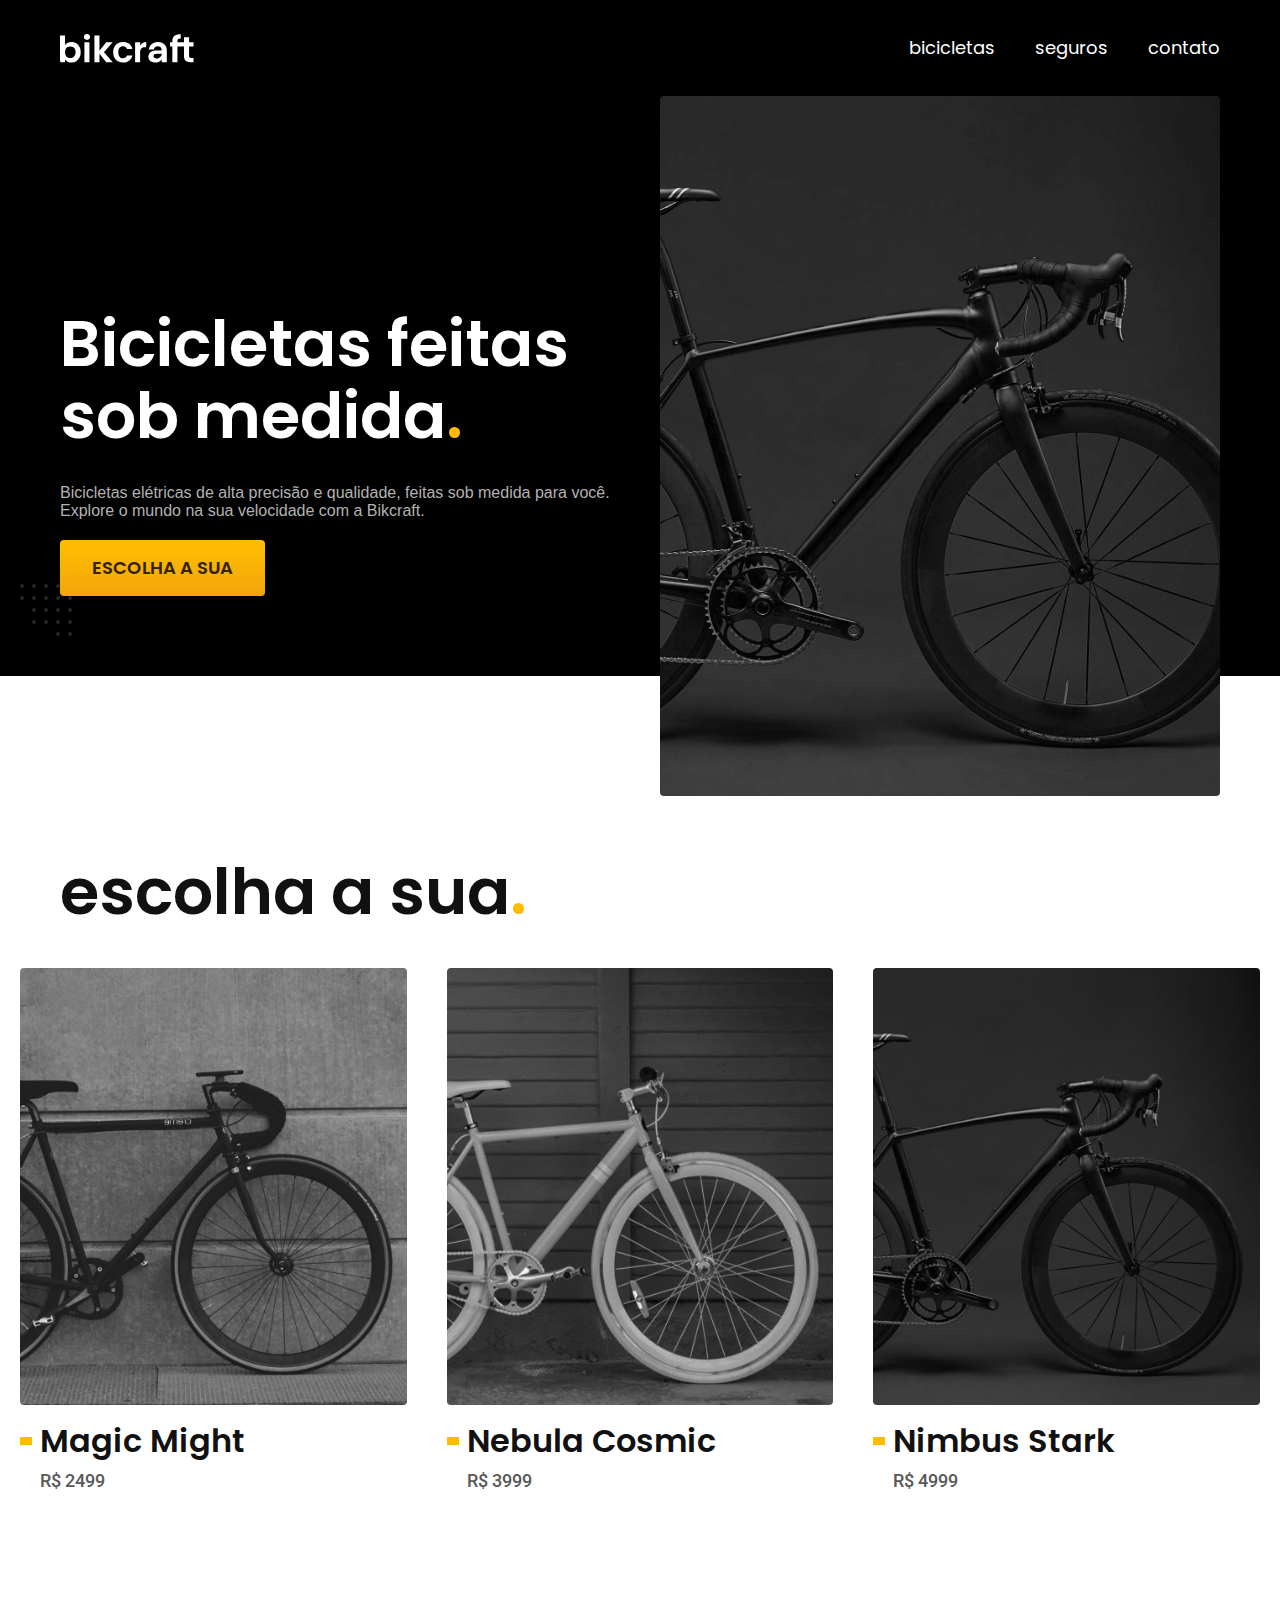
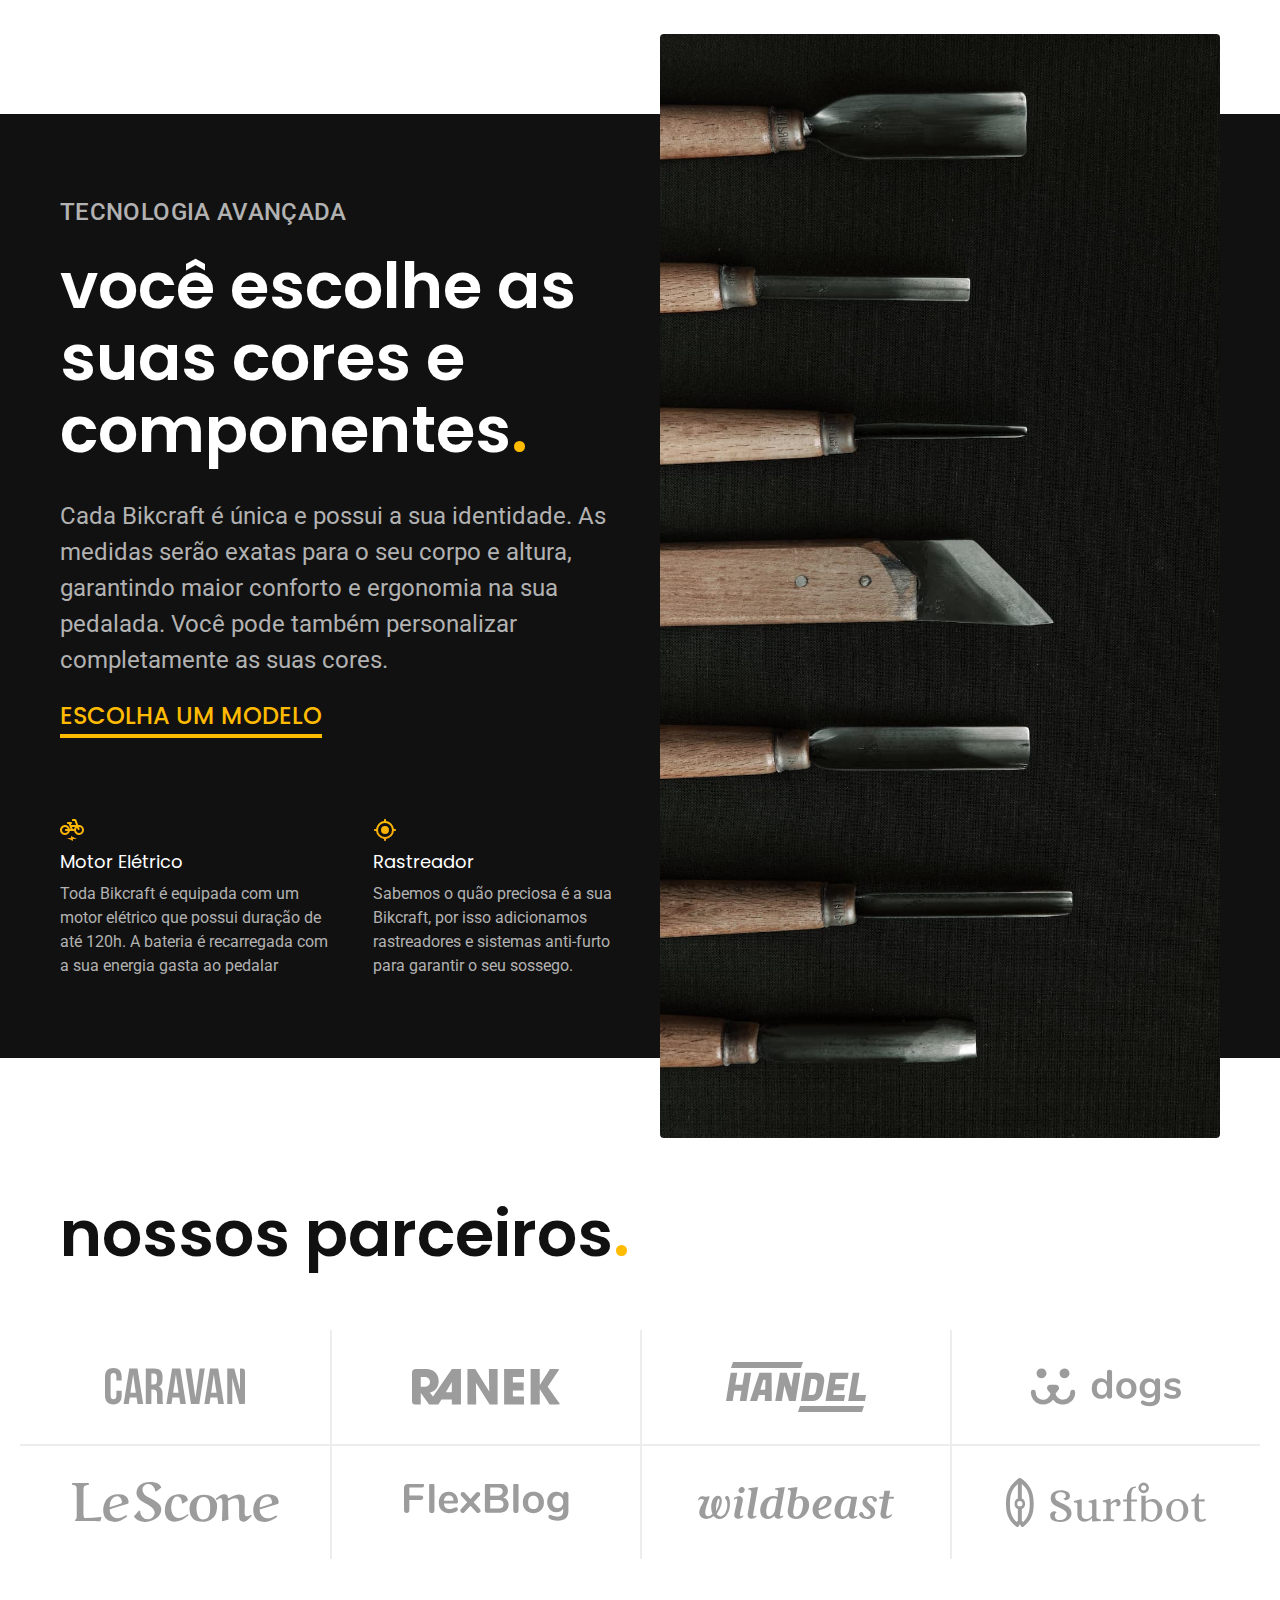
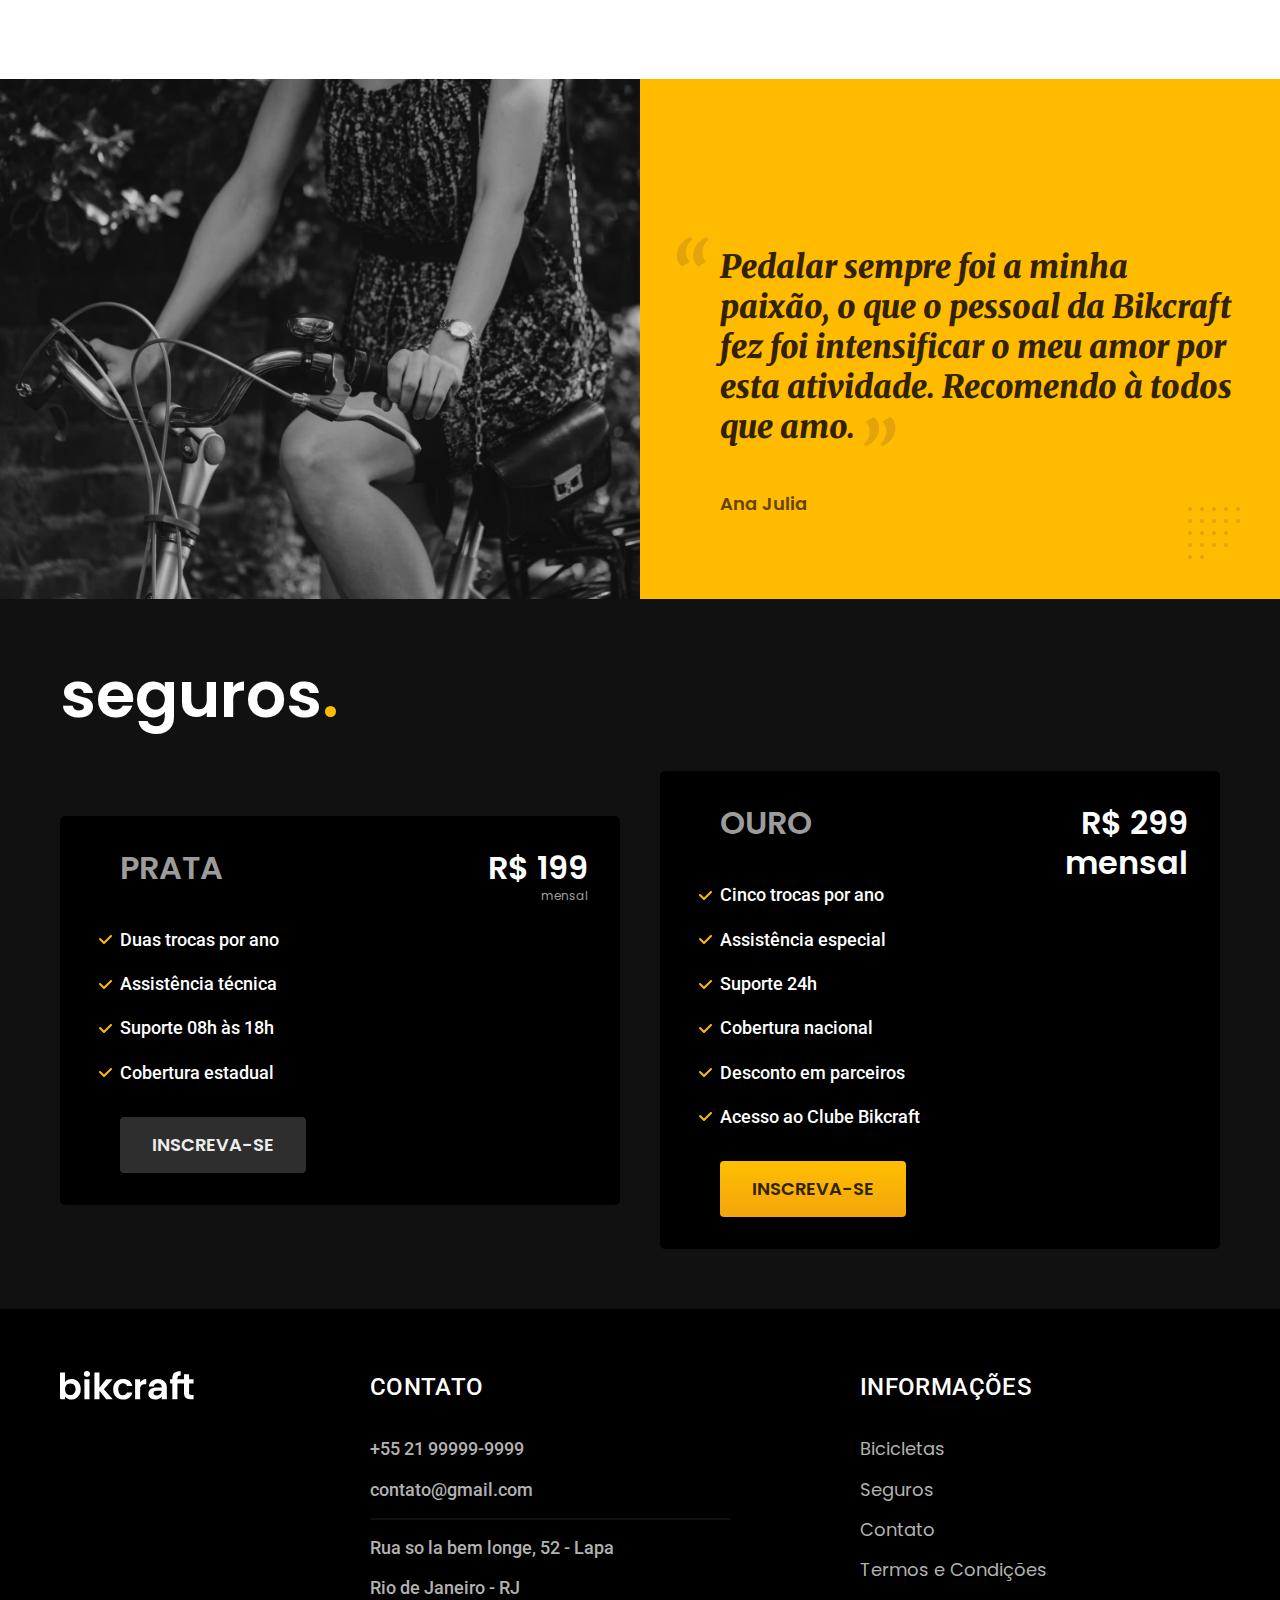
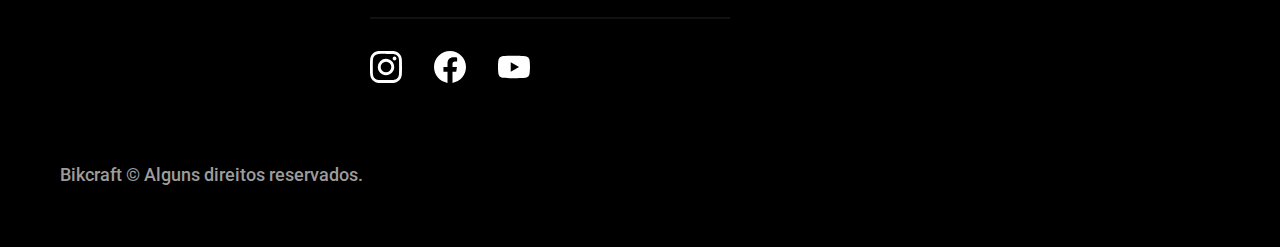
<file: index.html>
<!DOCTYPE html>
<html lang="pt-br">

<head>

  <meta charset="UTF-8">
  <meta name="viewport" content="width=device-width, initial-scale=1.0">

  <title>Bikcraft - Bicicletas Elétricas</title>
  <meta name="description" content="Bicicletas elétricas de alta precisão e qualidade, feitas sob medida para o cliente. Explore o mundo na sua velocidade com a Bikcraft.">

  <link rel="icon" href="./favicon.svg" type="image/svg+xml">
  <link rel="preload" href="./css/style.min.css" as="style">
  <link rel="stylesheet" href="./css/style.min.css">

  <script>document.documentElement.classList.add('js');</script>

  <link rel="preconnect" href="https://fonts.googleapis.com">
  <link rel="preconnect" href="https://fonts.gstatic.com" crossorigin>
  <link href="https://fonts.googleapis.com/css2?family=Merriweather:ital,wght@1,900&family=Poppins:wght@400;600&family=Roboto:wght@400;500&display=swap" rel="stylesheet">
</head>

<body>
  <header class="header-bg">
    <div class="header container">
      <a href="./">
        <img src="./img/bikcraft.svg" width="136" height="32" alt="Bikcraft">
      </a>
      <nav aria-label="primaria">
        <ul class="header-menu font-1-m cor-0">
          <li><a href="./bicicletas.html">bicicletas</a></li>
          <li><a href="./seguros.html">seguros</a></li>
          <li><a href="./contato.html">contato</a></li>
        </ul>
      </nav>
    </div>
  </header>
  <main class="introducao-bg">
    <div class="introducao container">
      <div class="introducao-conteudo">
        <h1 class="font-1-xxl cor-0 fadeInDown" data-anime="200">Bicicletas feitas sob medida<span class="cor-p1 fadeInDown">.</span></h1>
        <p data-anime="400" class="texto-2-l cor-5 fadeInDown">Bicicletas elétricas de alta precisão e qualidade, feitas sob medida para você. Explore o mundo na sua velocidade com a Bikcraft.</p>
        <a class="botao fadeInDown" data-anime="600" href="./bicicletas.html">Escolha a sua</a>
      </div>
      <picture data-anime="800" class="fadeInDown">
        <source media="(max-width: 800px)" srcset="./img/bicicletas/nimbus.jpg">
        <img src="./img/fotos/introducao.jpg" width="1280" height="1600" alt="Bicicleta elétrica preta">
      </picture>
    </div>
  </main>

  <article class="bicicletas-lista">
    <h2 class="container font-1-xxl">escolha a sua<span class="cor-p1">.</span></h2>
    <ul>
      <li>
        <a href="./bicicletas/magic.html"><img src="./img/bicicletas/magic-home.jpg" width="920" height="1040" alt="bicicleta preta">
          <h3 class="font-1-xl">Magic Might</h3><span class="font-2-m cor-8">R$ 2499</span>
        </a>
      </li>
      <li>
        <a href="./bicicletas/nebula.html"><img src="./img/bicicletas/nebula-home.jpg" width="920" height="1040" alt="bicicleta preta">
          <h3 class="font-1-xl">Nebula Cosmic</h3><span class="font-2-m cor-8">R$ 3999</span>
        </a>
      </li>
      <li>
        <a href="./bicicletas/nimbus.html"><img src="./img/bicicletas/nimbus-home.jpg" width="920" height="1040" alt="bicicleta preta">
          <h3 class="font-1-xl">Nimbus Stark</h3><span class="font-2-m cor-8">R$ 4999</span>
        </a>
      </li>
    </ul>
  </article>
  <article class="tecnologia-bg">
    <div class="tecnologia container">
      <div class="tecnologia-conteudo">
        <span class="font-2-l-b cor-5">Tecnologia Avançada</span>
        <h2 class="font-1-xxl cor-0">você escolhe as suas cores e componentes<span class="cor-p1">.</span></h2>
        <p class="font-2-l cor-5">Cada Bikcraft é única e possui a sua identidade. As medidas serão exatas para o seu corpo e altura, garantindo maior conforto e ergonomia na sua pedalada. Você pode também personalizar completamente as suas cores.
        </p>
        <a class="link" href="./bicicletas.html">Escolha um modelo</a>
        <div class="tecnologia-vantagem">
          <div>
            <img src="./img/icones/eletrica.svg" width="24" height="24" alt="">
            <h3 class="font-1-m cor-0">Motor Elétrico</h3>
            <p class="font-2-s cor-5">Toda Bikcraft é equipada com um motor elétrico que possui duração de até 120h. A bateria é recarregada com a sua energia gasta ao pedalar</p>
          </div>
          <div>
            <img src="./img/icones/rastreador.svg" width="24" height="24" alt="">
            <h3 class="font-1-m cor-0">Rastreador</h3>
            <p class="font-2-s cor-5">Sabemos o quão preciosa é a sua Bikcraft, por isso adicionamos rastreadores e sistemas anti-furto para garantir o seu sossego.</p>
          </div>
        </div>
      </div>
      <div class="tecnologia-imagem">
        <img src="./img/fotos/tecnologia.jpg" width="1200" height="1920" alt="">
      </div>
    </div>
  </article>

  <section class="parceiros" aria-label="Nossos Parceiros">
    <h2 class="container font-1-xxl">nossos parceiros<span class="cor-p1">.</span></h2>
    <ul>
      <li><img src="./img/parceiros/caravan.svg" width="140" height="38" alt="caravan"></li>
      <li><img src="./img/parceiros/ranek.svg" width="149" height="36" alt="ranek"></li>
      <li><img src="./img/parceiros/handel.svg" width="140" height="50" alt="handel"></li>
      <li><img src="./img/parceiros/dogs.svg" width="152" height="39" alt="dogs"></li>
      <li><img src="./img/parceiros/lescone.svg" width="208" height="41" alt="lescone"></li>
      <li><img src="./img/parceiros/flexblog.svg" width="165" height="38" alt="flexblog"></li>
      <li><img src="./img/parceiros/wildbeast.svg" width="196" height="34" alt="wildbeast"></li>
      <li><img src="./img/parceiros/surfbot.svg" width="200" height="49" alt="surfbot"></li>
    </ul>
  </section>
  <section class="depoimento" aria-label="Depoimento">
    <div>
      <img src="./img/fotos/depoimento.jpg" width="1560" height="1360" alt="Pessoa pedalando">
    </div>
    <div class="depoimento-conteudo">
      <blockquote class="font-1-xl cor-p5">
        <p>Pedalar sempre foi a minha paixão, o que o pessoal da Bikcraft fez foi intensificar o meu amor por esta atividade. Recomendo à todos que amo.</p><span class="font-1-m-b cor-p4">Ana Julia</span>
      </blockquote>
    </div>
  </section>
  <article class="seguros-bg">
    <div class="seguros container">
      <h2 class="font-1-xxl cor-0">seguros<span class="cor-p1">.</span></h2>
      <div class="seguros-item">
        <h3 class="font-1-xl cor-6">PRATA</h3><span class="font-1-xl cor-0">R$ 199 <span class="font-1-xs cor-6">mensal</span></span>
        <ul class="font-2-m cor-0">
          <li>Duas trocas por ano</li>
          <li>Assistência técnica</li>
          <li>Suporte 08h às 18h</li>
          <li>Cobertura estadual</li>
        </ul>
        <a class="botao secundario " href="./orcamento.html?tipo=seguro&produto=prata">Inscreva-se</a>
      </div>
      <div class="seguros-item">
        <h3 class="font-1-xl cor-6">OURO</h3><span class="font-1-xl cor-0">R$ 299 <span class=http://127.0.0.1:5500/"font-1-xs cor-6">mensal</span></span>
        <ul class="font-2-m cor-0">
          <li>Cinco trocas por ano</li>
          <li>Assistência especial</li>
          <li>Suporte 24h</li>
          <li>Cobertura nacional</li>
          <li>Desconto em parceiros</li>
          <li>Acesso ao Clube Bikcraft</li>
        </ul>
        <a class="botao" href="./orcamento.html?tipo=seguro&produto=ouro">Inscreva-se</a>
      </div>
    </div>
  </article>
  <footer class="footer-bg">
    <div class="footer container"><img src="./img/bikcraft.svg" width="136" height="32" alt="Bikcraft">
      <div class="footer-contato">
        <h3 class="font-2-l-b cor-0">Contato</h3>
        <ul class="font-2-m cor-5">
          <li><a href="tel:+5521999999999">+55 21 99999-9999</a></li>
          <li><a href="mailto:contato@gmail.com">contato@gmail.com</a></li>
          <li>Rua so la bem longe, 52 - Lapa</li>
          <li>Rio de Janeiro - RJ</li>
        </ul>
        <div class="footer-redes">
          <a href="./">
            <img id="img-footer" src="./img/redes/instagram.svg" width="32" height="32" alt=""> </a>
          <a href="./"><img src="./img/redes/facebook.svg" width="32" height="32" alt=""> </a>
          <a href="./"> <img src="./img/redes/youtube.svg" width="32" height="32" alt="">
          </a>
        </div>
      </div>
      <div class="footer-informacoes">
        <h3 class="font-2-l-b cor-0">Informações</h3>
        <nav>
          <ul class="font-1-m cor-5">
            <li><a href="./bicicletas.html">Bicicletas</a></li>
            <li><a href="./seguros.html">Seguros</a></li>
            <li><a href="./contato.html">Contato</a></li>
            <li><a href="./termos.html">Termos e Condições</a></li>
          </ul>
        </nav>
      </div>
      <p class="footer-copy font-2-m cor-6">Bikcraft © Alguns direitos reservados.</p>
    </div>
  </footer>
  <script src="./JS/plugins/simple-anime.js"></script>
  <script src="./JS/js.js"></script>
</body>

</html>
</file>
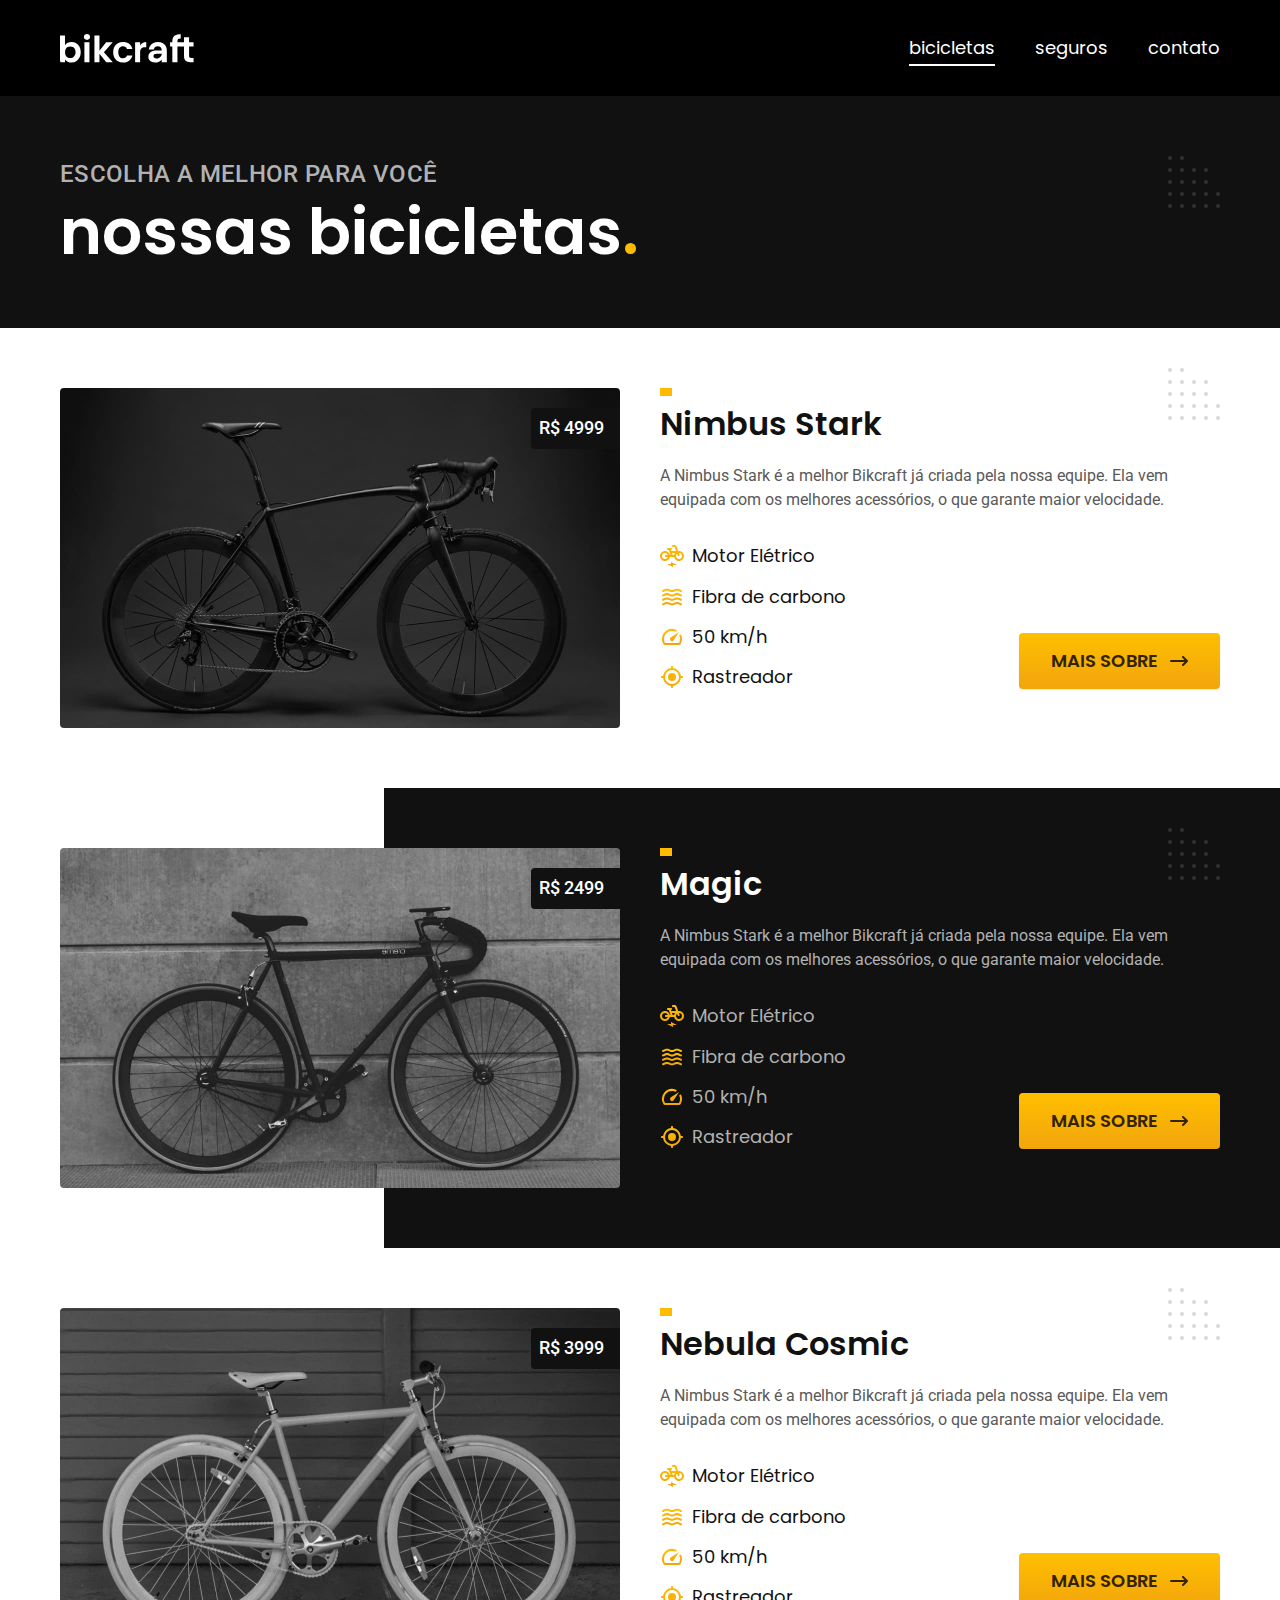
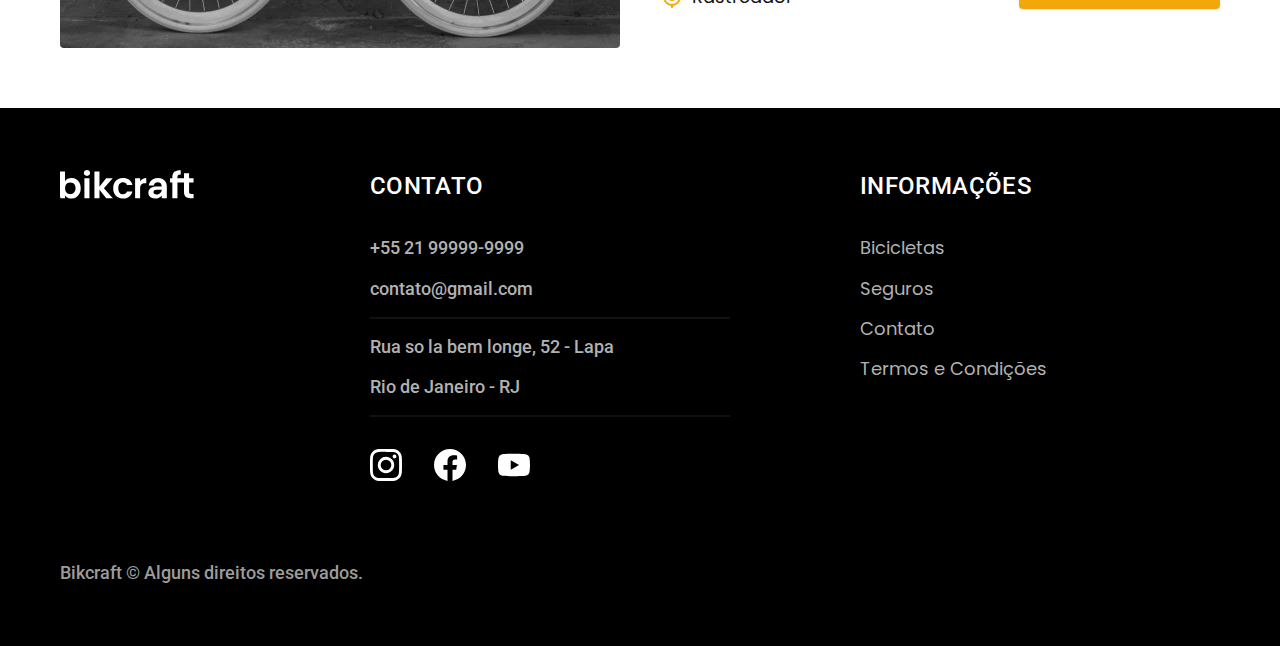
<file: bicicletas.html>
<!DOCTYPE html>
<html lang="pt-br">

<head>
  <link rel="icon" href="./favicon.svg" type="image/svg+xml">
  <link rel="preload" href="/css/style.min.css" as="style">
  <link rel="stylesheet" href="/css/style.min.css">
  <meta charset="UTF-8">
  <meta name="viewport" content="width=device-width, initial-scale=1.0">
  <title>Bicicletas | Bikcraft</title>
  <meta name="description" content="Bicicletas da Bikcraft.">

  <link rel="stylesheet" href="./css/style.min.css">

  <script>
    document.documentElement.classList.add('js')
  </script>
  <link rel="preconnect" href="https://fonts.googleapis.com">
  <link rel="preconnect" href="https://fonts.gstatic.com" crossorigin>
  <link href="https://fonts.googleapis.com/css2?family=Merriweather:ital,wght@1,900&family=Poppins:wght@400;600&family=Roboto:wght@400;500&display=swap" rel="stylesheet">
</head>

<body id="bicicletas">
  <header class="header-bg">
    <div class="header container">
      <a href="./">
        <img src="./img/bikcraft.svg" width="136" height="32" alt="Bikcraft">
      </a>
      <nav aria-label="primaria">
        <ul class="header-menu font-1-m cor-0">
          <li><a href="./bicicletas.html">bicicletas</a></li>
          <li><a href="./seguros.html">seguros</a></li>
          <li><a href="./contato.html">contato</a></li>
        </ul>
      </nav>
    </div>
  </header>

  <main>
    <div class="titulo-bg">
      <div class="titulo container">
        <p class="font-2-l-b cor-5">Escolha a melhor para você</p>
        <h1 class="font-1-xxl cor-0">nossas bicicletas<span class="cor-p1">.</span></h1>
      </div>
    </div>


    <article class="bicicletas container">
      <div class="bicicletas-imagem">
        <img src="./img/bicicletas/nimbus.jpg" width="1120" height="680" alt="Bicicleta preta"><span class="font-2-m cor-0">R$ 4999</span>
      </div>

      <div class="bicicletas-conteudo">
        <h2 class="font-1-xl">Nimbus Stark</h2>
        <p class="font-2-s cor-8">A Nimbus Stark é a melhor Bikcraft já criada pela nossa equipe. Ela vem equipada com os melhores acessórios, o que garante maior velocidade.</p>
        <ul class="font-1-m">
          <li><img src="./img/icones/eletrica.svg" width="24" height="24" alt="">
            Motor Elétrico</li>
          <li><img src="./img/icones/carbono.svg" width="24" height="24" alt="">
            Fibra de carbono</li>
          <li><img src="./img/icones/velocidade.svg" width="24" height="24" alt="">
            50 km/h</li>
          <li><img src="./img/icones/rastreador.svg" width="24" height="24" alt="">
            Rastreador</li>
        </ul>
        <a class="botao seta" href="./bicicletas/nimbus.html">Mais Sobre</a>
      </div>
    </article>


    <article class="bicicletas-bg">
      <div class="bicicletas container">
        <div class="bicicletas-imagem">
          <img src="./img/bicicletas/magic.jpg" width="1120" height="680" alt="Bicicleta preta"><span class="font-2-m cor-0">R$ 2499</span>
        </div>

        <div class="bicicletas-conteudo">
          <h2 class="font-1-xl cor-0">Magic </h2>
          <p class="font-2-s cor-5">A Nimbus Stark é a melhor Bikcraft já criada pela nossa equipe. Ela vem equipada com os melhores acessórios, o que garante maior velocidade.</p>
          <ul class="font-1-m cor-5">
            <li><img src="./img/icones/eletrica.svg" width="24" height="24" alt="">
              Motor Elétrico
            </li>
            <li><img src="./img/icones/carbono.svg" width="24" height="24" alt="">
              Fibra de carbono</li>
            <li><img src="./img/icones/velocidade.svg" width="24" height="24" alt="">
              50 km/h</li>
            <li><img src="./img/icones/rastreador.svg" width="24" height="24" alt="">
              Rastreador</li>
          </ul>
          <a class="botao seta" href="./bicicletas/magic.html">Mais Sobre</a>
        </div>
      </div>
    </article>


    <article class="bicicletas container">
      <div class="bicicletas-imagem">
        <img src="./img/bicicletas/nebula.jpg" width="1120" height="680" alt="Bicicleta preta"><span class="font-2-m cor-0">R$ 3999</span>
      </div>

      <div class="bicicletas-conteudo">
        <h2 class="font-1-xl">Nebula Cosmic</h2>
        <p class="font-2-s cor-8">A Nimbus Stark é a melhor Bikcraft já criada pela nossa equipe. Ela vem equipada com os melhores acessórios, o que garante maior velocidade.</p>
        <ul class="font-1-m">
          <li><img src="./img/icones/eletrica.svg" width="24" height="24" alt="">
            Motor Elétrico</li>
          <li><img src="./img/icones/carbono.svg" width="24" height="24" alt="">
            Fibra de carbono</li>
          <li><img src="./img/icones/velocidade.svg" width="24" height="24" alt="">
            50 km/h</li>
          <li><img src="./img/icones/rastreador.svg" width="24" height="24" alt="">
            Rastreador</li>
        </ul>
        <a class="botao seta" href="./bicicletas/nebula.html">Mais Sobre</a>
      </div>
    </article>

  </main>

  <footer class="footer-bg">
    <div class="footer container"><img src="./img/bikcraft.svg" width="136" height="32" alt="Bikcraft">
      <div class="footer-contato">
        <h3 class="font-2-l-b cor-0">Contato</h3>
        <ul class="font-2-m cor-5">
          <li><a href="tel:+5521999999999">+55 21 99999-9999</a></li>
          <li><a href="mailto:contato@gmail.com">contato@gmail.com</a></li>
          <li>Rua so la bem longe, 52 - Lapa</li>
          <li>Rio de Janeiro - RJ</li>
        </ul>
        <div class="footer-redes">
          <a href="./">
            <img id="img-footer" src="./img/redes/instagram.svg" width="32" height="32" alt=""> </a>
          <a href="./"><img src="./img/redes/facebook.svg" width="32" height="32" alt=""> </a>
          <a href="./"> <img src="./img/redes/youtube.svg" width="32" height="32" alt="">
          </a>
        </div>
      </div>
      <div class="footer-informacoes">
        <h3 class="font-2-l-b cor-0">Informações</h3>
        <nav>
          <ul class="font-1-m cor-5">
            <li><a href="./bicicletas.html">Bicicletas</a></li>
            <li><a href="./seguros.html">Seguros</a></li>
            <li><a href="./contato.html">Contato</a></li>
            <li><a href="termos.html">Termos e Condições</a></li>
          </ul>
        </nav>
      </div>
      <p class="footer-copy font-2-m cor-6">Bikcraft © Alguns direitos reservados.</p>
    </div>
  </footer>
  <script src="./JS/js.js"></script>
</body>

</html>
</file>
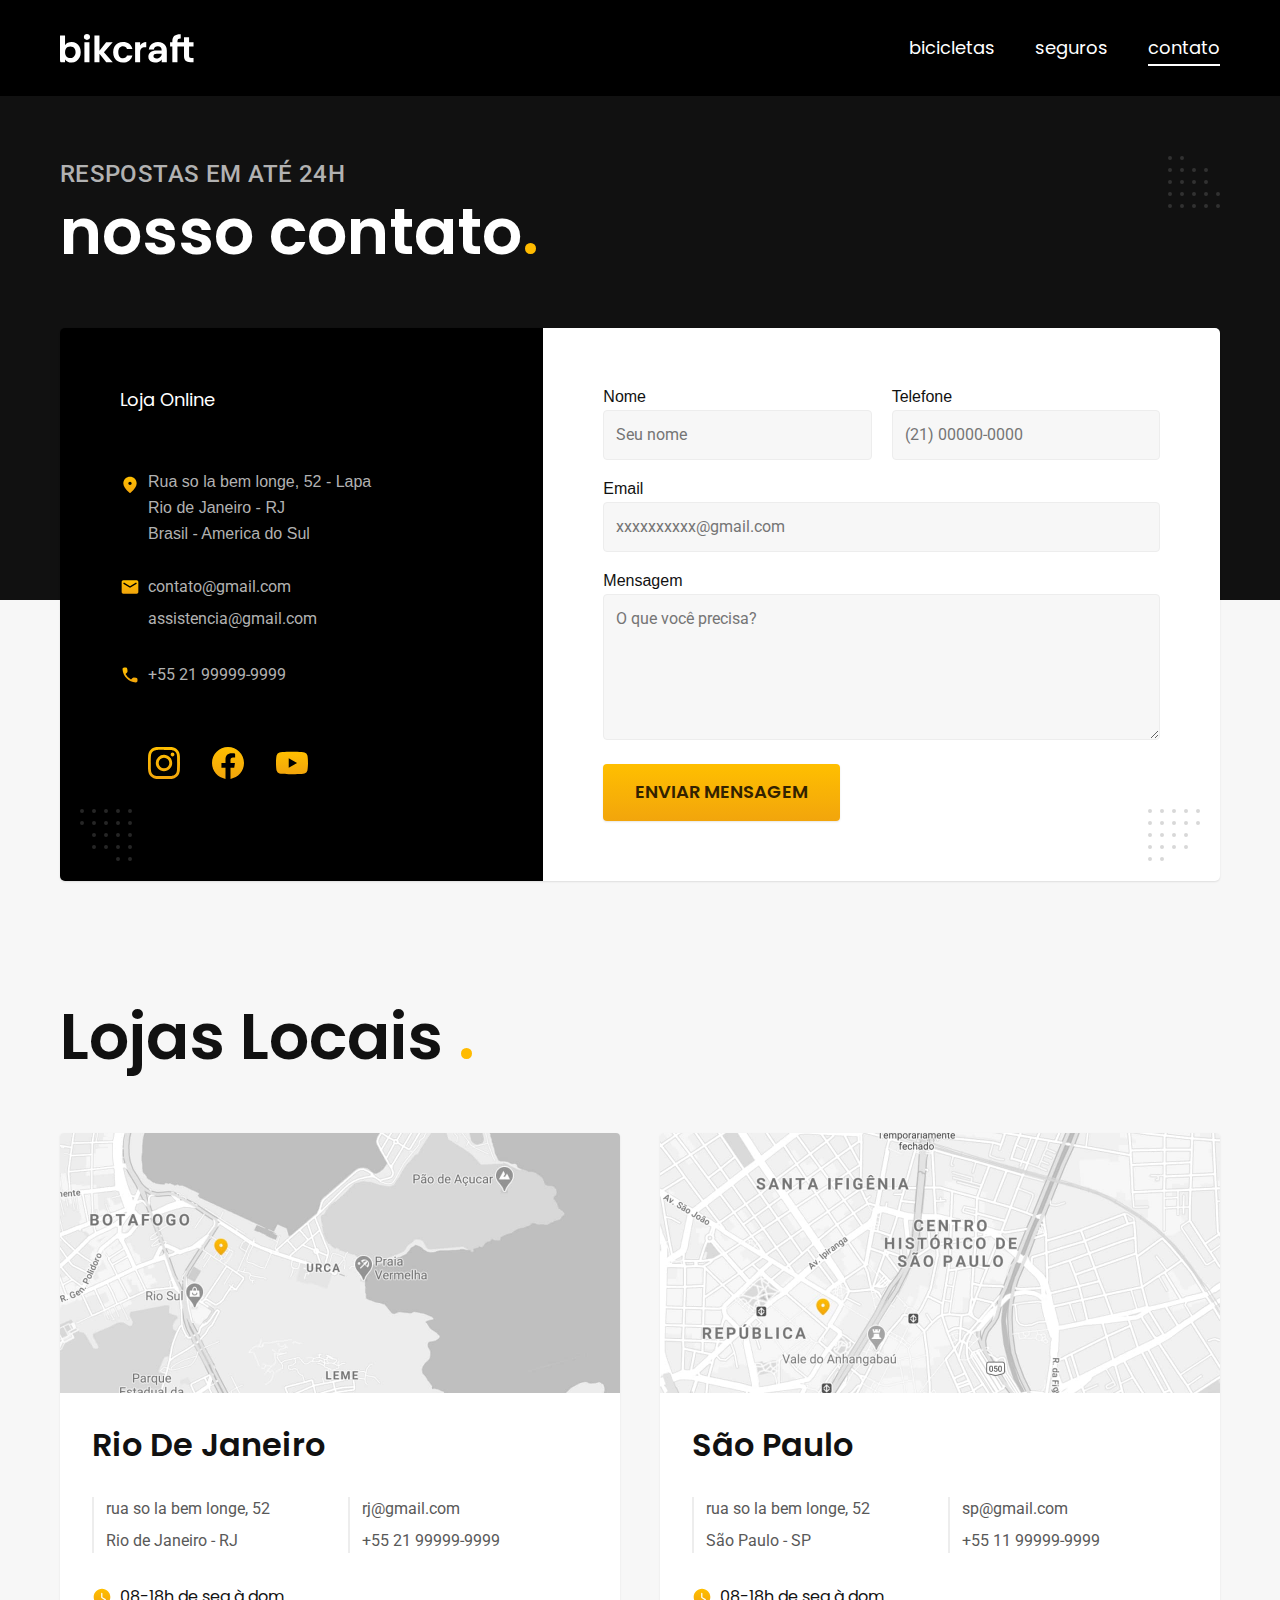
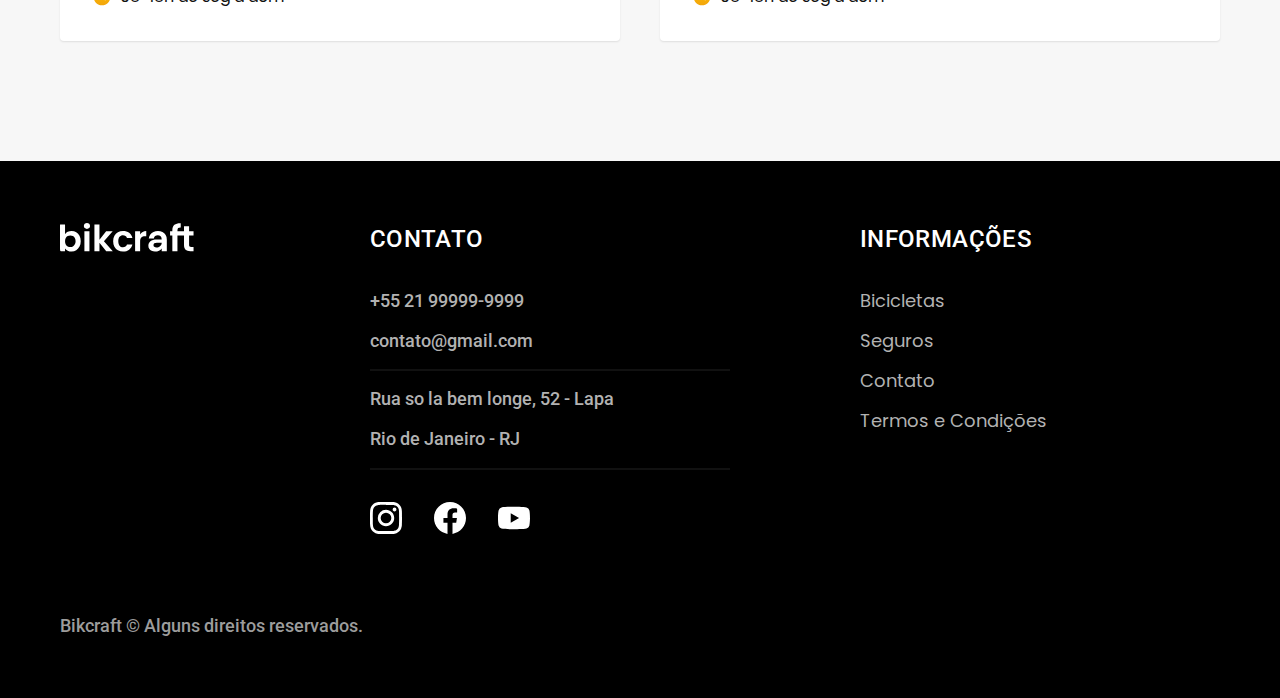
<file: contato.html>
<!DOCTYPE html>
<html lang="pt-br">

<head>
  <link rel="icon" href="./favicon.svg" type="image/svg+xml">
  <link rel="preload" href="/css/style.min.css" as="style">
  <link rel="stylesheet" href="/css/style.min.css">
  <meta charset="UTF-8">
  <meta name="viewport" content="width=device-width, initial-scale=1.0">
  <title>Contato| Bikcraft</title>
  <meta name="description" content="Contato da Bikcraft.">

  <link rel="stylesheet" href="./css/style.min.css">

  <script>
    document.documentElement.classList.add('js')
  </script>
  <link rel="preconnect" href="https://fonts.googleapis.com">
  <link rel="preconnect" href="https://fonts.gstatic.com" crossorigin>
  <link href="https://fonts.googleapis.com/css2?family=Merriweather:ital,wght@1,900&family=Poppins:wght@400;600&family=Roboto:wght@400;500&display=swap" rel="stylesheet">
</head>

<body id="contato">
  <header class="header-bg">
    <div class="header container">
      <a href="./">
        <img src="./img/bikcraft.svg" alt="Bikcraft" width="136" height="32">
      </a>
      <nav aria-label="primaria">
        <ul class="header-menu font-1-m cor-0">
          <li><a href="./bicicletas.html">bicicletas</a></li>
          <li><a href="./seguros.html">seguros</a></li>
          <li><a href="./contato.html">contato</a></li>
        </ul>
      </nav>
    </div>
  </header>
  <main>
    <div class="titulo-bg">
      <div class="titulo container">
        <p class="font-2-l-b cor-5">Respostas em até 24h</p>
        <h1 class="font-1-xxl cor-0">nosso contato<span class="cor-p1">.</span></h1>
      </div>
    </div>

    <div class="contato container">
      <section class="contato-dados" aria-label="Endereço">
        <h2 class="font-1-m cor-0">Loja Online</h2>
        <div class="contato-endereco">
          <p class="cor-5">Rua so la bem longe, 52 - Lapa </p>
          <p class="cor-5">Rio de Janeiro - RJ</p>
          <p class="cor-5">Brasil - America do Sul</p>
        </div>
        <address class="contato-meios font-2-s cor-4">
          <a class="cor-5" href="mailto:contato@gmail.com">contato@gmail.com</a>
          <a class="cor-5" href="mailto:assistencia@gmail.com">assistencia@gmail.com</a>
          <a class="cor-5" href="tel:+5521999999999">+55 21 99999-9999</a>
        </address>
        <div class="contato-redes">
          <a href="./">
            <img id="img-footer" src="./img/redes/instagram-p.svg" width="32" height="32" alt=""> </a>
          <a href="./"><img src="./img/redes/facebook-p.svg" width="32" height="32" alt=""> </a>
          <a href="./"> <img src="./img/redes/youtube-p.svg" width="32" height="32" alt="">
          </a>
        </div>
      </section>
      <section class="contato-formulario" aria-label="Formulario">
        <form class="form" action="./contato.html">
          <div>
            <label for="nome">Nome</label>
            <input type="text" id="nome" name="nome" placeholder="Seu nome">
          </div>
          <div>
            <label for="telefone">Telefone</label>
            <input type="text" id="telefone" name="telefone" placeholder="(21) 00000-0000">
          </div>
          <div class="col-2">
            <label for="email">Email</label>
            <input type="email" id="email" name="email" placeholder="xxxxxxxxxx@gmail.com" required>
          </div>
          <div class="col-2">
            <label for="mensagem">Mensagem</label>
            <textarea rows="5" id="mensagem" name="mensagem" placeholder="O que você precisa?"></textarea>
          </div>
          <button class="botao col-2">Enviar Mensagem</button>
        </form>
      </section>
    </div>
  </main>

  <article class="lojas container">
    <h2 class="font-1-xxl">Lojas Locais <span class="cor-p1">.</span></h2>
    <div class="lojas-item">
      <img src="./img/lojas/rj.jpg" width="1120" height="520" alt="mapa marcando endereço rua so la bem longe, 52 - Lapa
      Rio de Janeiro - RJ">
      <div class="lojas-conteudo">
        <h3 class="font-1-xl">Rio De Janeiro</h3>
        <div class="lojas-dados font-2-s cor-8">
          <p>rua so la bem longe, 52 </p>
          <p>Rio de Janeiro - RJ</p>
        </div>
        <div class="lojas-dados font-2-s cor-8">
          <a href="mailto:rj@gmail.com">rj@gmail.com</a>
          <a href="tel:+5521999999999">+55 21 99999-9999</a>
        </div>
        <p class="lojas-tempo font-1-s"><img src="./img/icones/horario.svg" width="20" height="20" alt=""> 08-18h de seg à dom</p>
      </div>
    </div>

    <div class="lojas-item">
      <img src="./img/lojas/sp.jpg" width="1120" height="520" alt="mapa marcando endereço rua so la bem longe, 52 - Lapa
      Rio de Janeiro - SP">
      <div class="lojas-conteudo">
        <h3 class="font-1-xl">São Paulo</h3>
        <div class="lojas-dados font-2-s cor-8">
          <p>rua so la bem longe, 52 </p>
          <p>São Paulo - SP</p>
        </div>
        <div class="lojas-dados font-2-s cor-8">
          <a href="mailto:sp@gmail.com">sp@gmail.com</a>
          <a href="tel:+5521999999999">+55 11 99999-9999</a>
        </div>
        <p class="lojas-tempo font-1-s"><img src="./img/icones/horario.svg" width="20" height="20" alt=""> 08-18h de seg à dom</p>
      </div>
    </div>
  </article>

  <footer class="footer-bg">
    <div class="footer container"><img src="./img/bikcraft.svg" width="136" height="32" alt="Bikcraft">
      <div class="footer-contato">
        <h3 class="font-2-l-b cor-0">Contato</h3>
        <ul class="font-2-m cor-5">
          <li><a href="tel:+5521999999999">+55 21 99999-9999</a></li>
          <li><a href="mailto:contato@gmail.com">contato@gmail.com</a></li>
          <li>Rua so la bem longe, 52 - Lapa</li>
          <li>Rio de Janeiro - RJ</li>
        </ul>
        <div class="footer-redes">
          <a href="./">
            <img id="img-footer" src="./img/redes/instagram.svg" width="32" height="32" alt=""> </a>
          <a href="./"><img src="./img/redes/facebook.svg" width="32" height="32" alt=""> </a>
          <a href="./"> <img src="./img/redes/youtube.svg" width="32" height="32" alt="">
          </a>
        </div>
      </div>
      <div class="footer-informacoes">
        <h3 class="font-2-l-b cor-0">Informações</h3>
        <nav>
          <ul class="font-1-m cor-5">
            <li><a href="./bicicletas.html">Bicicletas</a></li>
            <li><a href="./seguros.html">Seguros</a></li>
            <li><a href="./contato.html">Contato</a></li>
            <li><a href="termos.html">Termos e Condições</a></li>
          </ul>
        </nav>
      </div>
      <p class="footer-copy font-2-m cor-6">Bikcraft © Alguns direitos reservados.</p>
    </div>
  </footer>
  <script src="./JS/js.js"></script>
  <script src="./JS/formulario.js"></script>
</body>

</html>
</file>
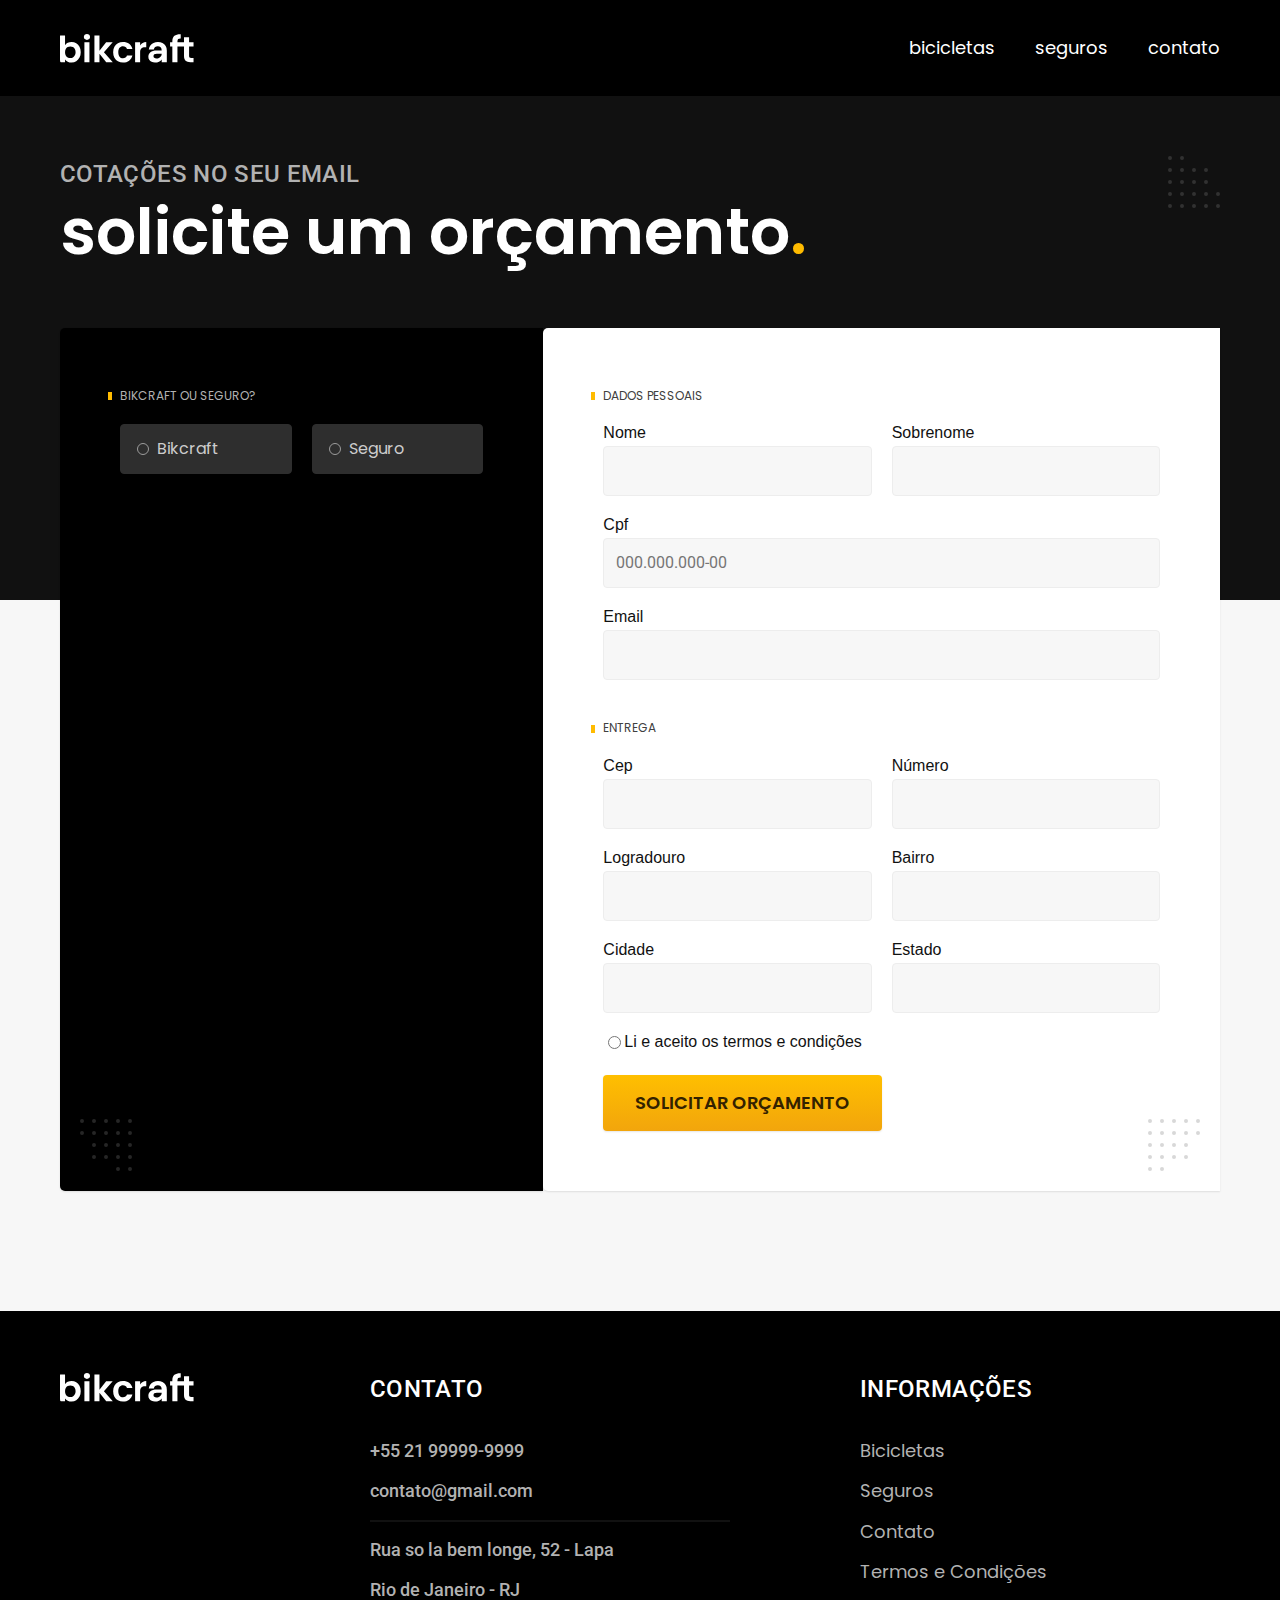
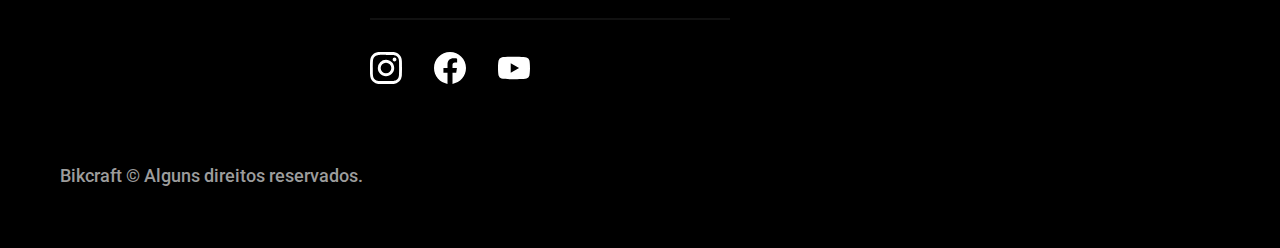
<file: orcamento.html>
<!DOCTYPE html>
<html lang="pt-br">

<head>
  <link rel="icon" href="./favicon.svg" type="image/svg+xml">
  <link rel="preload" href="/css/style.min.css" as="style">
  <link rel="stylesheet" href="/css/style.min.css">
  <meta charset="UTF-8">
  <meta name="viewport" content="width=device-width, initial-scale=1.0">
  <title>Orçamento</title>
  <meta name="description" content="Orçamentos da Bikcraft.">

  <link rel="stylesheet" href="./css/style.min.css">

  <script>
    document.documentElement.classList.add('js')
  </script>
  <link rel="preconnect" href="https://fonts.googleapis.com">
  <link rel="preconnect" href="https://fonts.gstatic.com" crossorigin>
  <link href="https://fonts.googleapis.com/css2?family=Merriweather:ital,wght@1,900&family=Poppins:wght@400;600&family=Roboto:wght@400;500&display=swap" rel="stylesheet">
</head>

<body id="orcamento">
  <header class="header-bg">
    <div class="header container">
      <a href="./">
        <img src="./img/bikcraft.svg" width="136" height="32" alt="Bikcraft">
      </a>
      <nav aria-label="primaria">
        <ul class="header-menu font-1-m cor-0">
          <li><a href="./bicicletas.html">bicicletas</a></li>
          <li><a href="./seguros.html">seguros</a></li>
          <li><a href="./contato.html">contato</a></li>
        </ul>
      </nav>
    </div>
  </header>
  <main>
    <div class="titulo-bg">
      <div class="titulo container">
        <p class="font-2-l-b cor-5">Cotações no seu email</p>
        <h1 class="font-1-xxl cor-0">solicite um orçamento<span class="cor-p1">.</span></h1>
      </div>
    </div>

    <form class="orcamento container" action="./">
      <div class="orcamento-produto">
        <h2 class="font-1-xs cor-5">Bikcraft ou Seguro?</h2>

        <input type="radio" name="tipo" value="bikcraft" id="bikcraft">
        <label for="bikcraft">Bikcraft</label>

        <input type="radio" name="tipo" value="seguro" id="seguro">
        <label for="seguro">Seguro</label>

        <div class="orcamento-conteudo" id="orcamento-bikcraft">
          <h2 class="font-1-xs cor-5">Escolha a sua </h2>

          <input type="radio" name="produto" value="nimbus" id="nimbus">
          <label for="nimbus">Nimbus Stark <span>R$ 4999</span></label>
          <div class="orcamento-detalhes">
            <ul class="font-1-xs cor-8">
              <li>
                <img src="./img/icones/eletrica.svg" width="16" height="16" alt="">
                Motor Elétrico
              </li>
              <li>
                <img src="./img/icones/carbono.svg" width="16" height="16" alt="">
                Fibra de Carbono
              </li>
              <li>
                <img src="./img/icones/velocidade.svg" width="16" height="16" alt="">
                50 km/h
              </li>
              <li>
                <img src="./img/icones/rastreador.svg" width="16" height="16" alt="">
                Rastreador
              </li>
            </ul>
            <img src="./img/bicicletas/nimbus.jpg" width="1120" height="680" alt="bicicleta preta">
          </div>

          <input type="radio" name="produto" value="nebula" id="nebula">
          <label for="nebula">Nebula Cosmic <span>R$ 3999</span></label>
          <div class="orcamento-detalhes">
            <ul class="font-1-xs cor-8">
              <li>
                <img src="./img/icones/eletrica.svg" width="16" height="16" alt="">
                Motor Elétrico
              </li>
              <li>
                <img src="./img/icones/carbono.svg" width="16" height="16" alt="">
                Fibra de Carbono
              </li>
              <li>
                <img src="./img/icones/velocidade.svg" width="16" height="16" alt="">
                40 km/h
              </li>
              <li>
                <img src="./img/icones/rastreador.svg" width="16" height="16" alt="">
                Rastreador
              </li>
            </ul>
            <img src="./img/bicicletas/nebula.jpg" width="1120" height="680" alt="bicicleta preta">
          </div>

          <input type="radio" name="produto" value="magic" id="magic">
          <label for="magic">Magic Might <span>R$ 2499</span></label>
          <div class="orcamento-detalhes">
            <ul class="font-1-xs cor-8">
              <li>
                <img src="./img/icones/eletrica.svg" width="16" height="16" alt="">
                Motor Elétrico
              </li>
              <li>
                <img src="./img/icones/carbono.svg" width="16" height="16" alt="">
                Fibra de Carbono
              </li>
              <li>
                <img src="./img/icones/velocidade.svg" width="16" height="16" alt="">
                45 km/h
              </li>
              <li>
                <img src="./img/icones/rastreador.svg" width="16" height="16" alt="">
                Rastreador
              </li>
            </ul>
            <img src="./img/bicicletas/magic.jpg" width="1120" height="680" alt="bicicleta preta">
          </div>
        </div>

        <div class="orcamento-conteudo" id="orcamento-seguro">
          <h2 class="font-1-xs cor-5">Escolha seu plano</h2>

          <input type="radio" name="produto" value="prata" id="prata">
          <label for="prata">Prata<span>R$ 199</span></label>

          <input type="radio" name="produto" value="ouro" id="ouro">
          <label for="ouro">Ouro<span>R$ 299</span></label>

        </div>
      </div>
      <div class="orcamento-dados form">
        <h2 class="font-1-xs cor-9 col-2">dados pessoais</h2>

        <div>
          <label for="nome">Nome</label>
          <input type="text" id="nome" name="nome">
        </div>
        <div>
          <label for="sobrenome">Sobrenome</label>
          <input type="text" id="sobrenome" name="sobrenome">
        </div>
        <div class="col-2">
          <label for="cpf">Cpf</label>
          <input type="text" id="cpf" name="cpf" placeholder="000.000.000-00" required>
        </div>
        <div class="col-2">
          <label for="email">Email</label>
          <input type="email" id="email" name="email">
        </div>

        <h2 class="font-1-xs cor-9 col-2">entrega</h2>
        <div>
          <label for="cep">Cep</label>
          <input type="text" id="cep" name="cep">
        </div>
        <div>
          <label for="numero">Número</label>
          <input type="text" id="numero" name="numero">
        </div>
        <div>
          <label for="logradouro">Logradouro</label>
          <input type="text" id="logradouro" name="logradouro">
        </div>
        <div>
          <label for="bairro">Bairro</label>
          <input type="text" id="bairro" name="bairro">
        </div>
        <div>
          <label for="cidade">Cidade</label>
          <input type="text" id="cidade" name="cidade">
        </div>
        <div>
          <label for="estado">Estado</label>
          <input type="text" id="estado" name="estado">
        </div>
        <div class="termos-condicoes">
          <input type="radio" name="termos&condições" value="termos&condições" id="termoscondicoes">
          <label for="seguro">Li e aceito os termos e condições</label>
        </div>
        <button class="botao col-2">Solicitar Orçamento</button>
      </div>
    </form>


  </main>

  <footer class="footer-bg">
    <div class="footer container"><img src="./img/bikcraft.svg" width="136" height="32" alt="Bikcraft">
      <div class="footer-contato">
        <h3 class="font-2-l-b cor-0">Contato</h3>
        <ul class="font-2-m cor-5">
          <li><a href="tel:+5521999999999">+55 21 99999-9999</a></li>
          <li><a href="mailto:contato@gmail.com">contato@gmail.com</a></li>
          <li>Rua so la bem longe, 52 - Lapa</li>
          <li>Rio de Janeiro - RJ</li>
        </ul>
        <div class="footer-redes">
          <a href="./">
            <img id="img-footer" src="./img/redes/instagram.svg" width="32" height="32" alt=""> </a>
          <a href="./"><img src="./img/redes/facebook.svg" width="32" height="32" alt=""> </a>
          <a href="./"> <img src="./img/redes/youtube.svg" width="32" height="32" alt="">
          </a>
        </div>
      </div>
      <div class="footer-informacoes">
        <h3 class="font-2-l-b cor-0">Informações</h3>
        <nav>
          <ul class="font-1-m cor-5">
            <li><a href="./bicicletas.html">Bicicletas</a></li>
            <li><a href="./seguros.html">Seguros</a></li>
            <li><a href="./contato.html">Contato</a></li>
            <li><a href="termos.html">Termos e Condições</a></li>
          </ul>
        </nav>
      </div>
      <p class="footer-copy font-2-m cor-6">Bikcraft © Alguns direitos reservados.</p>
    </div>
  </footer>
  <script src="./JS/js.js"></script>
  <script src="./JS/formulario.js"></script>
</body>

</html>
</file>
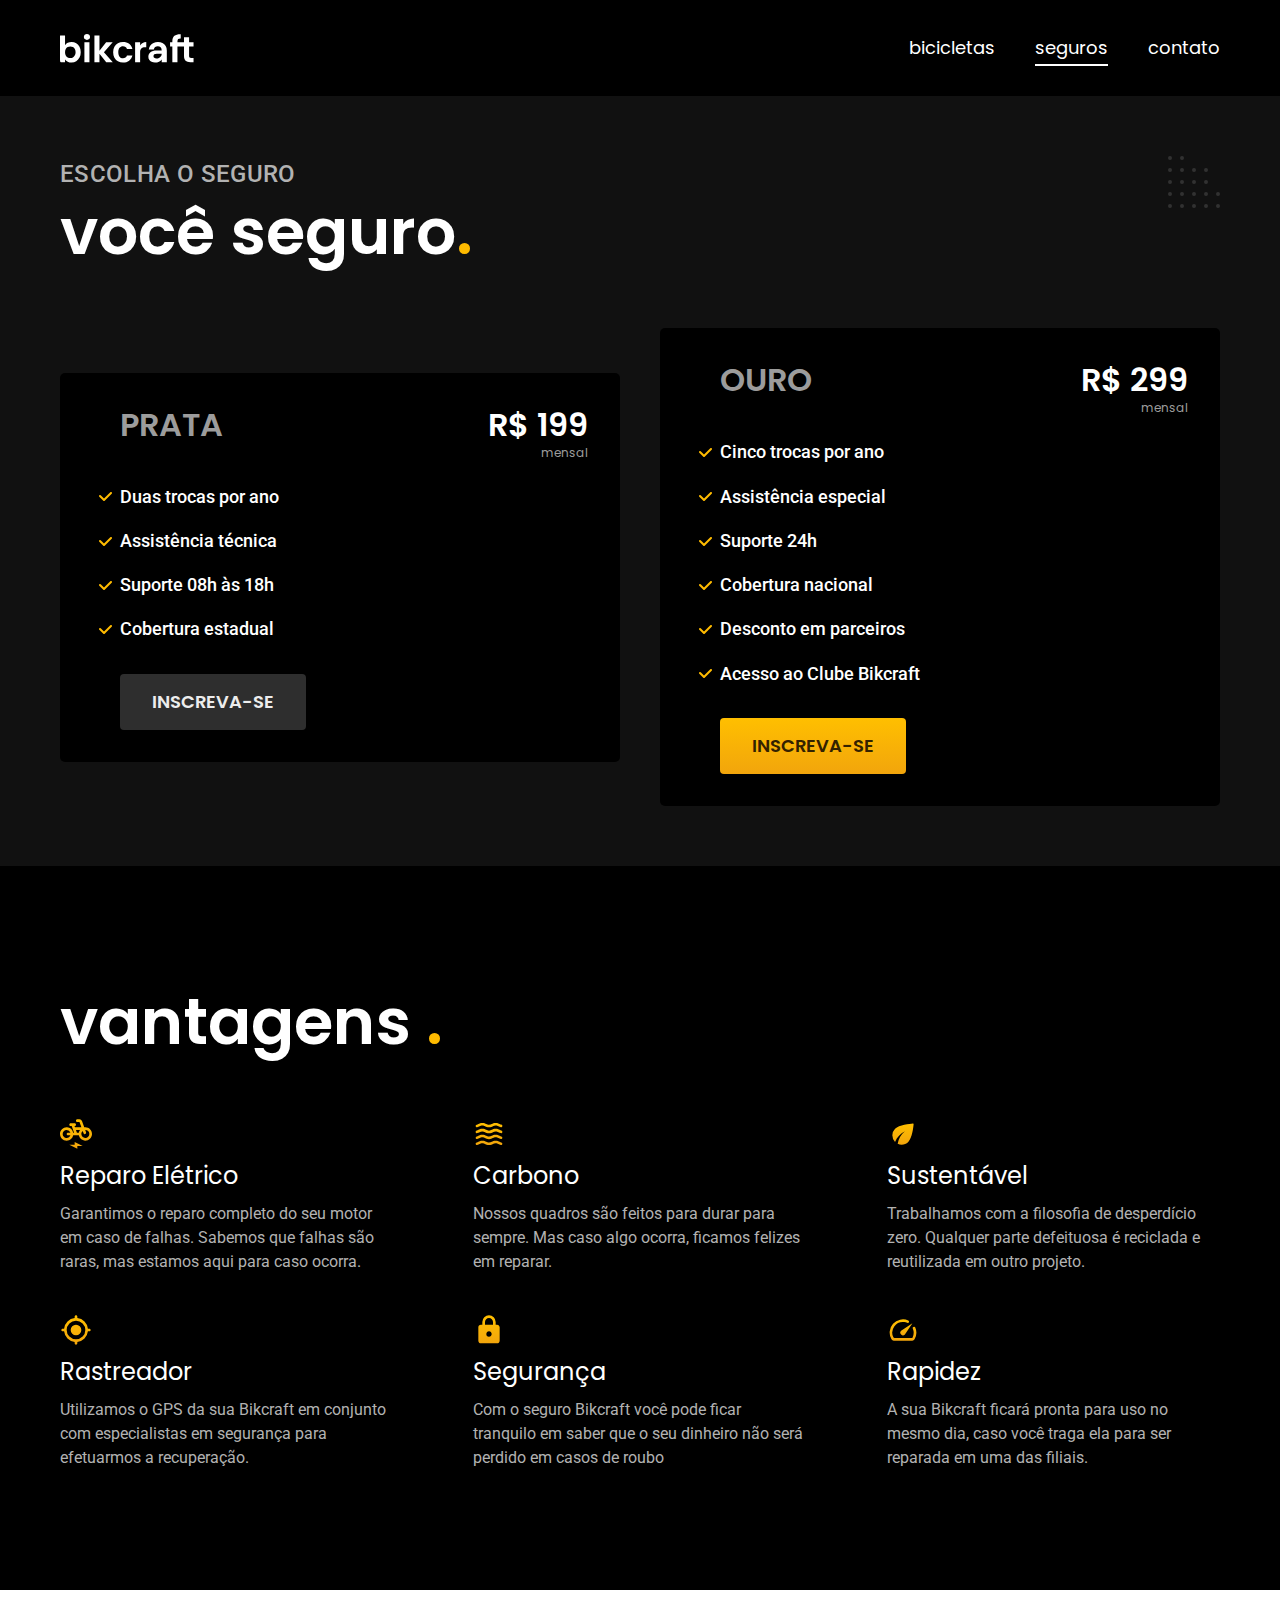
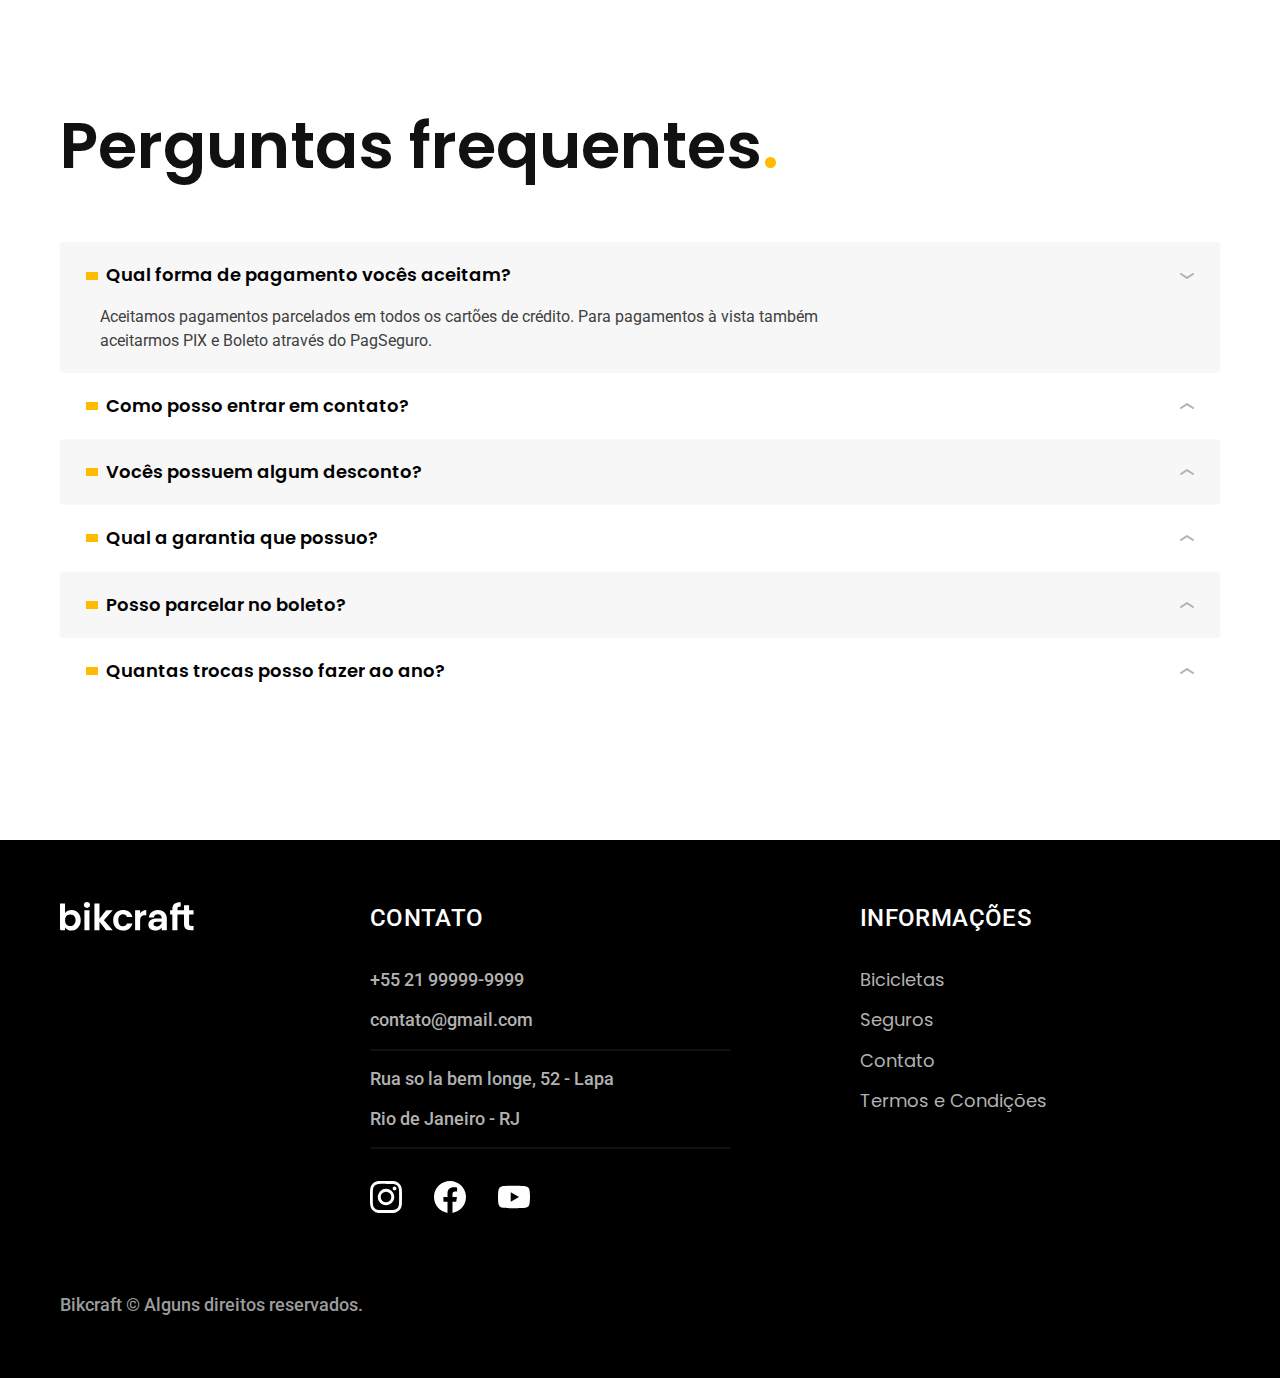
<file: seguros.html>
<!DOCTYPE html>
<html lang="pt-br">

<head>
  <link rel="icon" href="./favicon.svg" type="image/svg+xml">
  <link rel="preload" href="/css/style.min.css" as="style">
  <link rel="stylesheet" href="/css/style.min.css">
  <meta charset="UTF-8">
  <meta name="viewport" content="width=device-width, initial-scale=1.0">
  <title>Seguros | Bikcraft</title>
  <meta name="description" content="Seguros da Bikcraft.">

  <link rel="stylesheet" href="./css/style.min.css">

  <script>
    document.documentElement.classList.add('js')
  </script>
  <link rel="preconnect" href="https://fonts.googleapis.com">
  <link rel="preconnect" href="https://fonts.gstatic.com" crossorigin>
  <link href="https://fonts.googleapis.com/css2?family=Merriweather:ital,wght@1,900&family=Poppins:wght@400;600&family=Roboto:wght@400;500&display=swap" rel="stylesheet">
</head>

<body id="seguros">
  <header class="header-bg">
    <div class="header container">
      <a href="./">
        <img src="./img/bikcraft.svg" width="136" height="32" alt="Bikcraft">
      </a>
      <nav aria-label="primaria">
        <ul class="header-menu font-1-m cor-0">
          <li><a href="./bicicletas.html">bicicletas</a></li>
          <li><a href="./seguros.html">seguros</a></li>
          <li><a href="./contato.html">contato</a></li>
        </ul>
      </nav>
    </div>
  </header>

  <main class="seguros-bg">
    <div class="titulo-bg">
      <div class="titulo container">
        <p class="font-2-l-b cor-5">escolha o seguro</p>
        <h1 class="font-1-xxl cor-0">você seguro<span class="cor-p1">.</span></h1>
      </div>
    </div>

    <div class="seguros container">
      <div class="seguros-item fadeInLeft" data-anime="400">
        <h3 class="font-1-xl cor-6">PRATA</h3><span class="font-1-xl cor-0">R$ 199 <span class="font-1-xs cor-6">mensal</span></span>
        <ul class="font-2-m cor-0">
          <li>Duas trocas por ano</li>
          <li>Assistência técnica</li>
          <li>Suporte 08h às 18h</li>
          <li>Cobertura estadual</li>
        </ul>
        <a class="botao secundario " href="./orcamento.html?tipo=seguro&produto=prata">Inscreva-se</a>
      </div>
      <div class="seguros-item fadeInRight" data-anime="200">
        <h3 class="font-1-xl cor-6">OURO</h3><span class="font-1-xl cor-0">R$ 299 <span class="font-1-xs cor-6">mensal</span></span>
        <ul class="font-2-m cor-0">
          <li>Cinco trocas por ano</li>
          <li>Assistência especial</li>
          <li>Suporte 24h</li>
          <li>Cobertura nacional</li>
          <li>Desconto em parceiros</li>
          <li>Acesso ao Clube Bikcraft</li>
        </ul>
        <a class="botao" href="./orcamento.html?tipo=seguro&produto=ouro">Inscreva-se</a>
      </div>
    </div>
  </main>
  <article class="vantagens-bg">
    <div class="vantagens container">
      <h2 class="font-1-xxl cor-0">vantagens <span class="cor-p1">.</span></h2>

      <ul>
        <li>
          <img src="./img/icones/eletrica.svg" width="32" height="32" alt="">
          <h3 class="font-1-l cor-0">Reparo Elétrico</h3>
          <p class="font-2-s cor-5">Garantimos o reparo completo do seu motor em caso de falhas. Sabemos que falhas são raras, mas estamos aqui para caso ocorra.</p>
        </li>
        <li>
          <img src="./img/icones/carbono.svg" width="32" height="32" alt="">
          <h3 class="font-1-l cor-0">Carbono</h3>
          <p class="font-2-s cor-5">Nossos quadros são feitos para durar para sempre. Mas caso algo ocorra, ficamos felizes em reparar.</p>
        </li>
        <li>
          <img src="./img/icones/sustentavel.svg" width="32" height="32" alt="">
          <h3 class="font-1-l cor-0">Sustentável</h3>
          <p class="font-2-s cor-5">Trabalhamos com a filosofia de desperdício zero. Qualquer parte defeituosa é reciclada e reutilizada em outro projeto.</p>
        </li>
        <li>
          <img src="./img/icones/rastreador.svg" width="32" height="32" alt="">
          <h3 class="font-1-l cor-0">Rastreador</h3>
          <p class="font-2-s cor-5">Utilizamos o GPS da sua Bikcraft em conjunto com especialistas em segurança para efetuarmos a recuperação.</p>
        </li>
        <li>
          <img src="./img/icones/seguro.svg" width="32" height="32" alt="">
          <h3 class="font-1-l cor-0">Segurança</h3>
          <p class="font-2-s cor-5">Com o seguro Bikcraft você pode ficar tranquilo em saber que o seu dinheiro não será perdido em casos de roubo</p>
        </li>
        <li>
          <img src="./img/icones/velocidade.svg" width="32" height="32" alt="">
          <h3 class="font-1-l cor-0">Rapidez</h3>
          <p class="font-2-s cor-5">A sua Bikcraft ficará pronta para uso no mesmo dia, caso você traga ela para ser reparada em uma das filiais.</p>
        </li>
      </ul>
    </div>
  </article>

  <article class="perguntas container">
    <h2 class="font-1-xxl">Perguntas frequentes<span class="cor-p1">.</span></h2>
    <dl>
      <div>
        <dt><button class="font-1-m-b" aria-controls="pergunta1" aria-expanded="true"> Qual forma de pagamento vocês aceitam?</button></dt>
        <dd id="pergunta1" class="font-2-s cor-9 ativa">Aceitamos pagamentos parcelados em todos os cartões de crédito. Para pagamentos à vista também aceitarmos PIX e Boleto através do PagSeguro.</dd>
      </div>
      <div>
        <dt><button class="font-1-m-b" aria-controls="pergunta2" aria-expanded="false">Como posso entrar em contato?</button></dt>
        <dd id="pergunta2" class="font-2-s cor-9">Aceitamos pagamentos parcelados em todos os cartões de crédito. Para pagamentos à vista também aceitarmos PIX e Boleto através do PagSeguro.</dd>
      </div>
      <div>
        <dt><button class="font-1-m-b" aria-controls="pergunta3" aria-expanded="false">Vocês possuem algum desconto?</button></dt>
        <dd id="pergunta3" class="font-2-s cor-9">Aceitamos pagamentos parcelados em todos os cartões de crédito. Para pagamentos à vista também aceitarmos PIX e Boleto através do PagSeguro.</dd>
      </div>
      <div>
        <dt><button class="font-1-m-b" aria-controls="pergunta4" aria-expanded="false">Qual a garantia que possuo?</button></dt>
        <dd id="pergunta4" class="font-2-s cor-9">Aceitamos pagamentos parcelados em todos os cartões de crédito. Para pagamentos à vista também aceitarmos PIX e Boleto através do PagSeguro.</dd>
      </div>
      <div>
        <dt><button class="font-1-m-b" aria-controls="pergunta5" aria-expanded="false">Posso parcelar no boleto?</button></dt>
        <dd id="pergunta5" class="font-2-s cor-9">Aceitamos pagamentos parcelados em todos os cartões de crédito. Para pagamentos à vista também aceitarmos PIX e Boleto através do PagSeguro.</dd>
      </div>
      <div>
        <dt><button class="font-1-m-b" aria-controls="pergunta6" aria-expanded="false">Quantas trocas posso fazer ao ano?</button></dt>
        <dd id="pergunta6" class="font-2-s cor-9">Aceitamos pagamentos parcelados em todos os cartões de crédito. Para pagamentos à vista também aceitarmos PIX e Boleto através do PagSeguro.</dd>
      </div>
    </dl>
  </article>

  <footer class="footer-bg">
    <div class="footer container"><img src="./img/bikcraft.svg" width="136" height="32" alt="Bikcraft">
      <div class="footer-contato">
        <h3 class="font-2-l-b cor-0">Contato</h3>
        <ul class="font-2-m cor-5">
          <li><a href="tel:+5521999999999">+55 21 99999-9999</a></li>
          <li><a href="mailto:contato@gmail.com">contato@gmail.com</a></li>
          <li>Rua so la bem longe, 52 - Lapa</li>
          <li>Rio de Janeiro - RJ</li>
        </ul>
        <div class="footer-redes">
          <a href="./">
            <img id="img-footer" src="./img/redes/instagram.svg" width="32" height="32" alt=""> </a>
          <a href="./"><img src="./img/redes/facebook.svg" width="32" height="32" alt=""> </a>
          <a href="./"> <img src="./img/redes/youtube.svg" width="32" height="32" alt="">
          </a>
        </div>
      </div>
      <div class="footer-informacoes">
        <h3 class="font-2-l-b cor-0">Informações</h3>
        <nav>
          <ul class="font-1-m cor-5">
            <li><a href="./bicicletas.html">Bicicletas</a></li>
            <li><a href="./seguros.html">Seguros</a></li>
            <li><a href="./contato.html">Contato</a></li>
            <li><a href="termos.html">Termos e Condições</a></li>
          </ul>
        </nav>
      </div>
      <p class="footer-copy font-2-m cor-6">Bikcraft © Alguns direitos reservados.</p>
    </div>
  </footer>
  <script src="./JS/plugins/simple-anime.js"></script>
  <script src="./JS/js.js"></script>
</body>

</html>
</file>
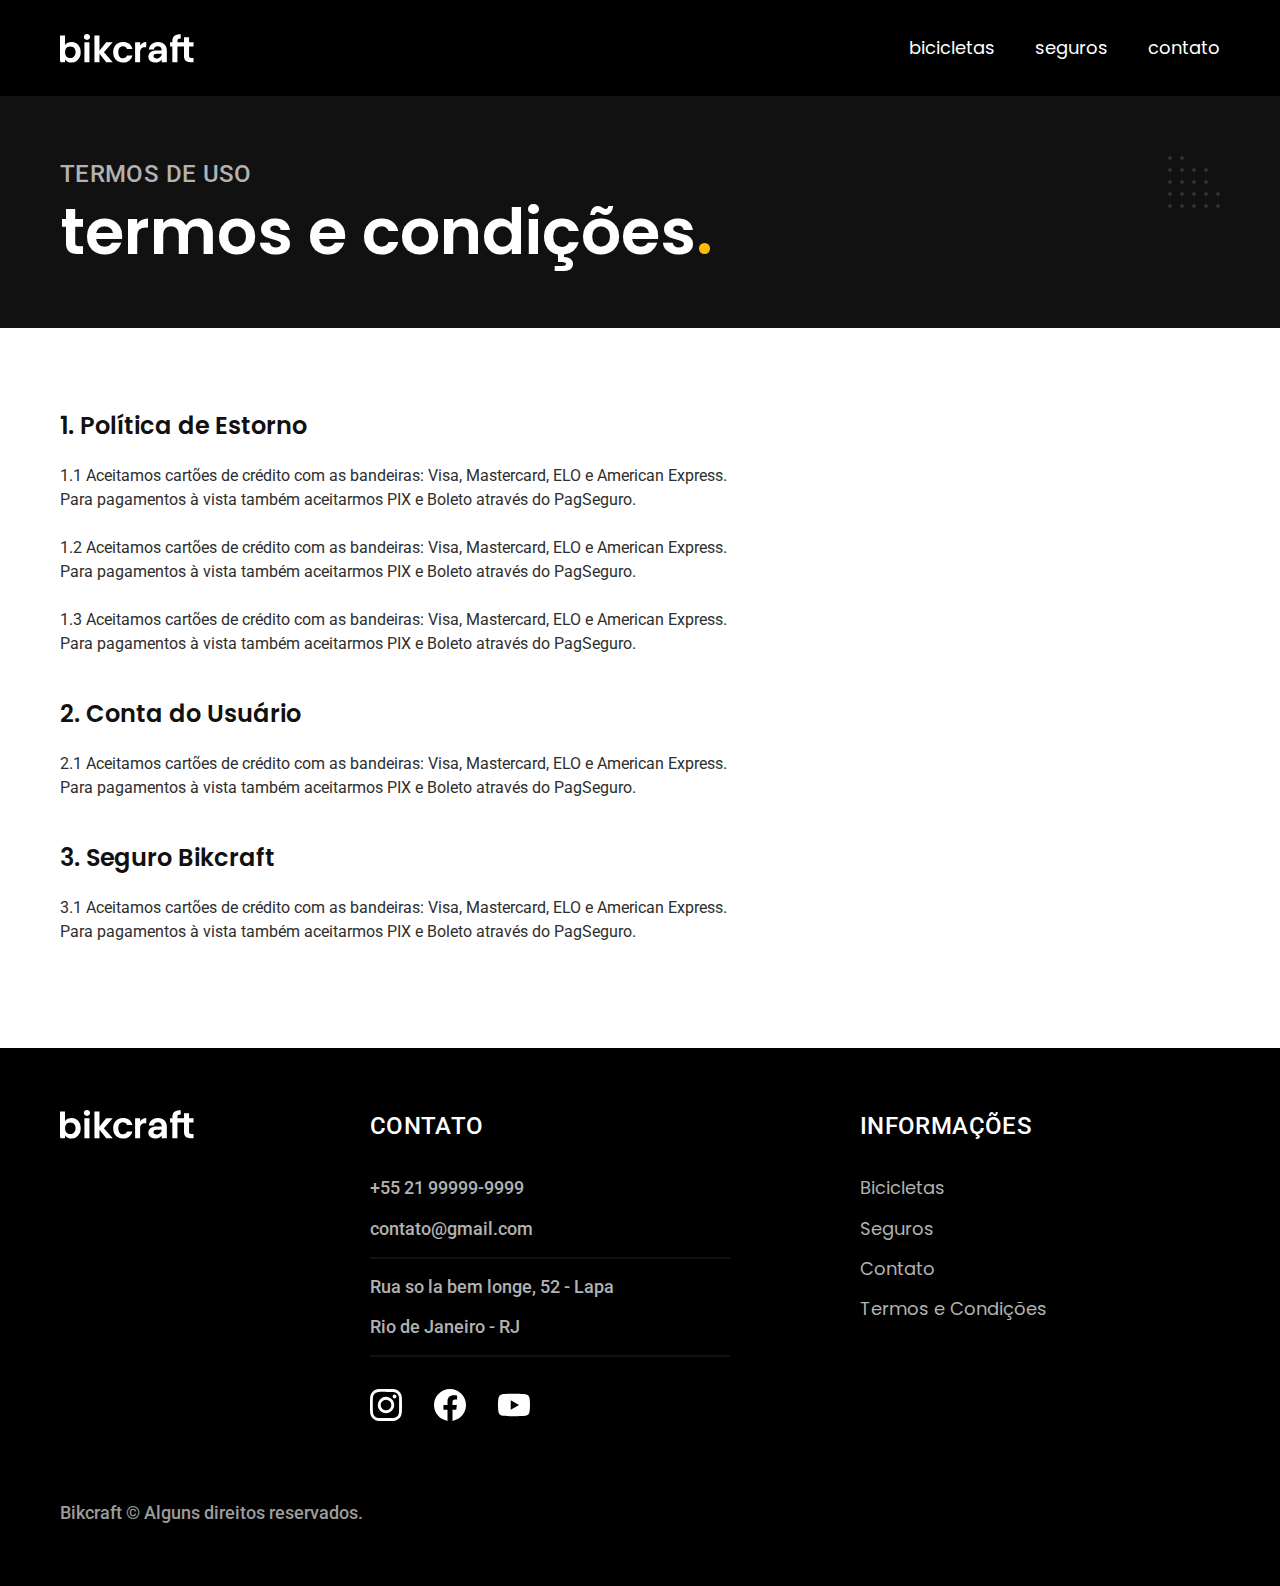
<file: termos.html>
<!DOCTYPE html>
<html lang="pt-br">

<head>
  <link rel="icon" href="./favicon.svg" type="image/svg+xml">
  <link rel="preload" href="/css/style.min.css" as="style">
  <link rel="stylesheet" href="/css/style.min.css">
  <meta charset="UTF-8">
  <meta name="viewport" content="width=device-width, initial-scale=1.0">
  <title>Termos e Condições | Bikcraft</title>
  <meta name="description" content="Termos & Condições da Bikcraft.">

  <link rel="stylesheet" href="./css/style.min.css">

  <script>
    document.documentElement.classList.add('js')
  </script>
  <link rel="preconnect" href="https://fonts.googleapis.com">
  <link rel="preconnect" href="https://fonts.gstatic.com" crossorigin>
  <link href="https://fonts.googleapis.com/css2?family=Merriweather:ital,wght@1,900&family=Poppins:wght@400;600&family=Roboto:wght@400;500&display=swap" rel="stylesheet">
</head>

<body id="termos">
  <header class="header-bg">
    <div class="header container">
      <a href="./">
        <img src="./img/bikcraft.svg" width="136" height="32" alt="Bikcraft">
      </a>
      <nav aria-label="primaria">
        <ul class="header-menu font-1-m cor-0">
          <li><a href="./bicicletas.html">bicicletas</a></li>
          <li><a href="./seguros.html">seguros</a></li>
          <li><a href="./contato.html">contato</a></li>
        </ul>
      </nav>
    </div>
  </header>
  <main>
    <div class="titulo-bg">
      <div class="titulo container">
        <p class="font-2-l-b cor-5">Termos de uso</p>
        <h1 class="font-1-xxl cor-0">termos e condições<span class="cor-p1">.</span></h1>
      </div>
    </div>
    <div class="termos font-2-s cor-10 container">
      <h2 class="font-1-l cor-11">1. Política de Estorno</h2>
      <p>1.1 Aceitamos cartões de crédito com as bandeiras: Visa, Mastercard, ELO e American Express. Para pagamentos à vista também aceitarmos PIX e Boleto através do PagSeguro.</p>
      <p>1.2 Aceitamos cartões de crédito com as bandeiras: Visa, Mastercard, ELO e American Express. Para pagamentos à vista também aceitarmos PIX e Boleto através do PagSeguro.</p>
      <p>1.3 Aceitamos cartões de crédito com as bandeiras: Visa, Mastercard, ELO e American Express. Para pagamentos à vista também aceitarmos PIX e Boleto através do PagSeguro.</p>
      <h2 class="font-1-l cor-11">2. Conta do Usuário</h2>
      <p>2.1 Aceitamos cartões de crédito com as bandeiras: Visa, Mastercard, ELO e American Express. Para pagamentos à vista também aceitarmos PIX e Boleto através do PagSeguro.</p>
      <h2 class="font-1-l cor-11">3. Seguro Bikcraft</h2>
      <p>3.1 Aceitamos cartões de crédito com as bandeiras: Visa, Mastercard, ELO e American Express. Para pagamentos à vista também aceitarmos PIX e Boleto através do PagSeguro.</p>
    </div>
  </main>

  <footer class="footer-bg">
    <div class="footer container"><img src="./img/bikcraft.svg" width="136" height="32" alt="Bikcraft">
      <div class="footer-contato">
        <h3 class="font-2-l-b cor-0">Contato</h3>
        <ul class="font-2-m cor-5">
          <li><a href="tel:+5521999999999">+55 21 99999-9999</a></li>
          <li><a href="mailto:contato@gmail.com">contato@gmail.com</a></li>
          <li>Rua so la bem longe, 52 - Lapa</li>
          <li>Rio de Janeiro - RJ</li>
        </ul>
        <div class="footer-redes">
          <a href="./"><img src="./img/redes/instagram.svg" width="32" height="32" alt=""> </a>
          <a href="./"><img src="./img/redes/facebook.svg" width="32" height="32" alt=""></a>
          <a href="./"> <img src="./img/redes/youtube.svg" width="32" height="32" alt="">
          </a>
        </div>
      </div>
      <div class="footer-informacoes">
        <h3 class="font-2-l-b cor-0">Informações</h3>
        <nav>
          <ul class="font-1-m cor-5">
            <li><a href="./bicicletas.html">Bicicletas</a></li>
            <li><a href="./seguros.html">Seguros</a></li>
            <li><a href="./contato.html">Contato</a></li>
            <li><a href="termos.html">Termos e Condições</a></li>
          </ul>
        </nav>
      </div>
      <p class="footer-copy font-2-m cor-6">Bikcraft © Alguns direitos reservados.</p>
    </div>
  </footer>

  <script>
    console.log('teste');
  </script>
  <script src="./JS/js.js"></script>
</body>

</html>
</file>
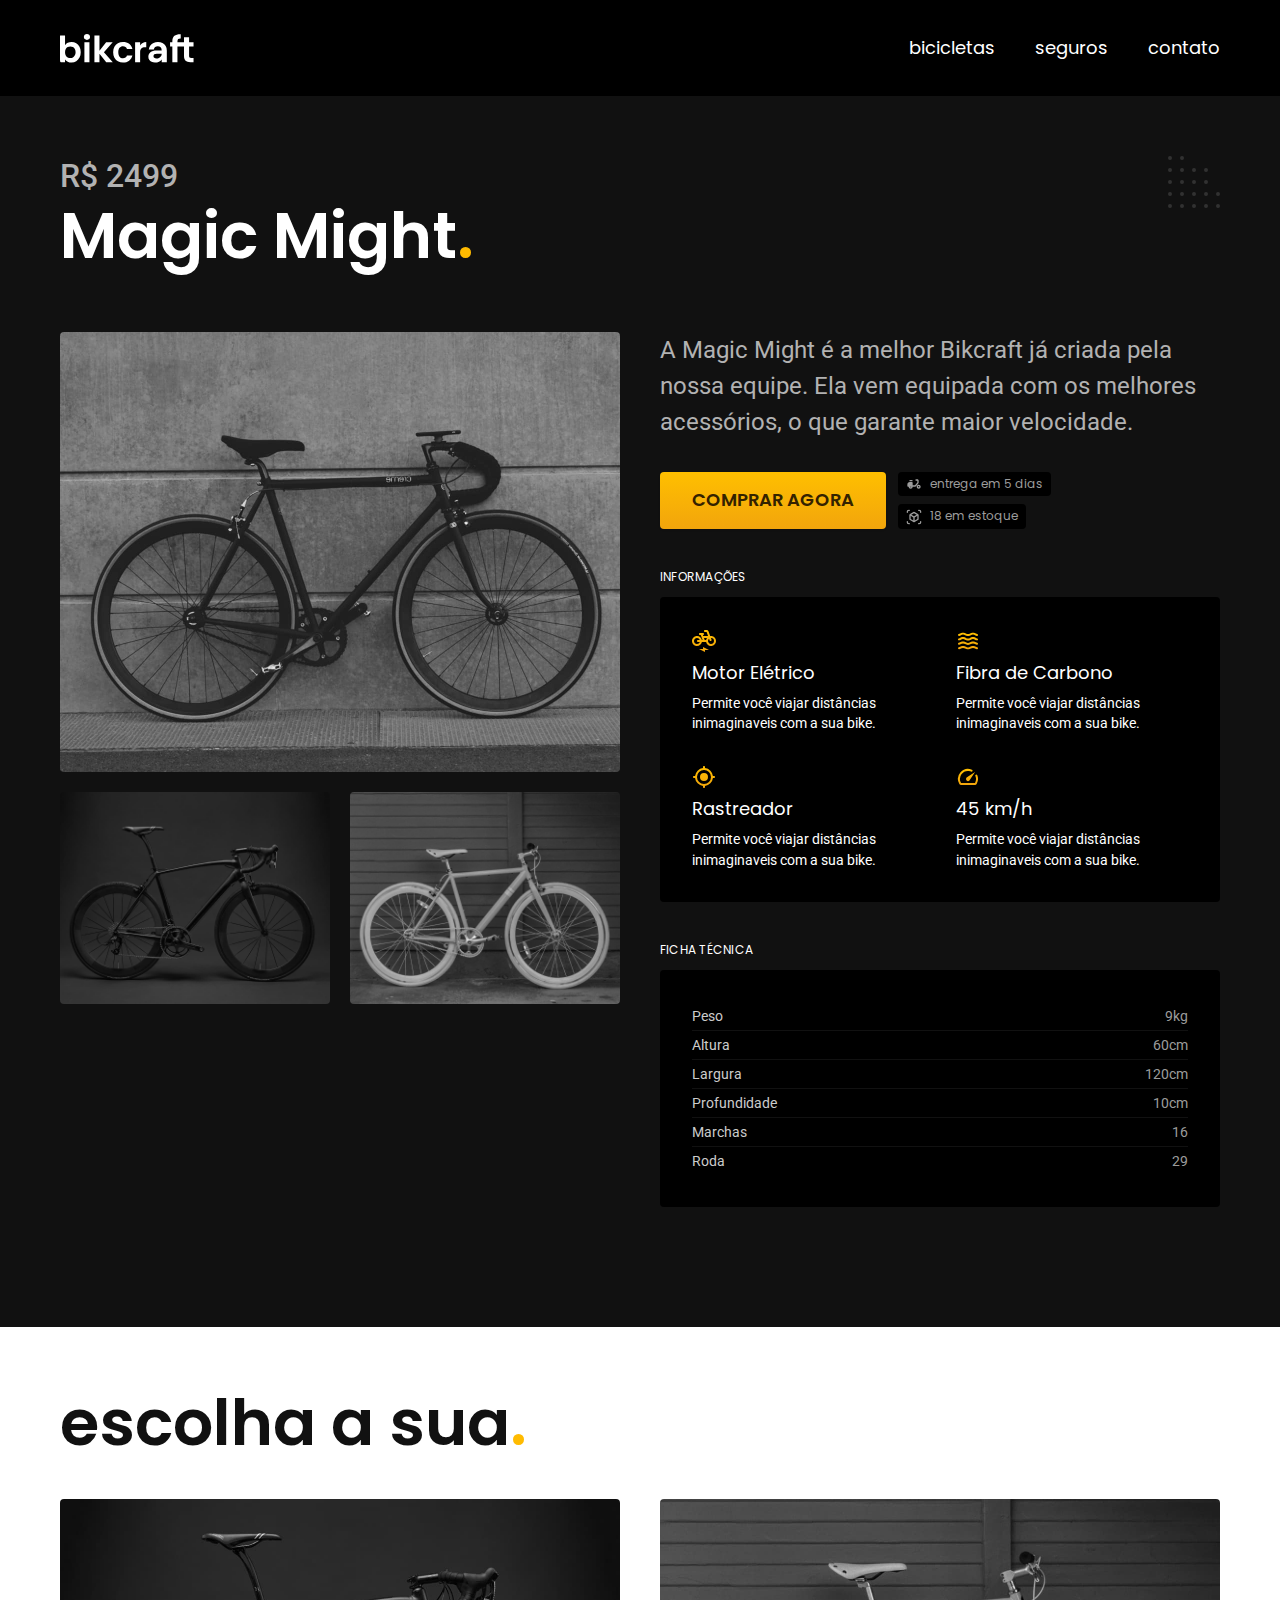
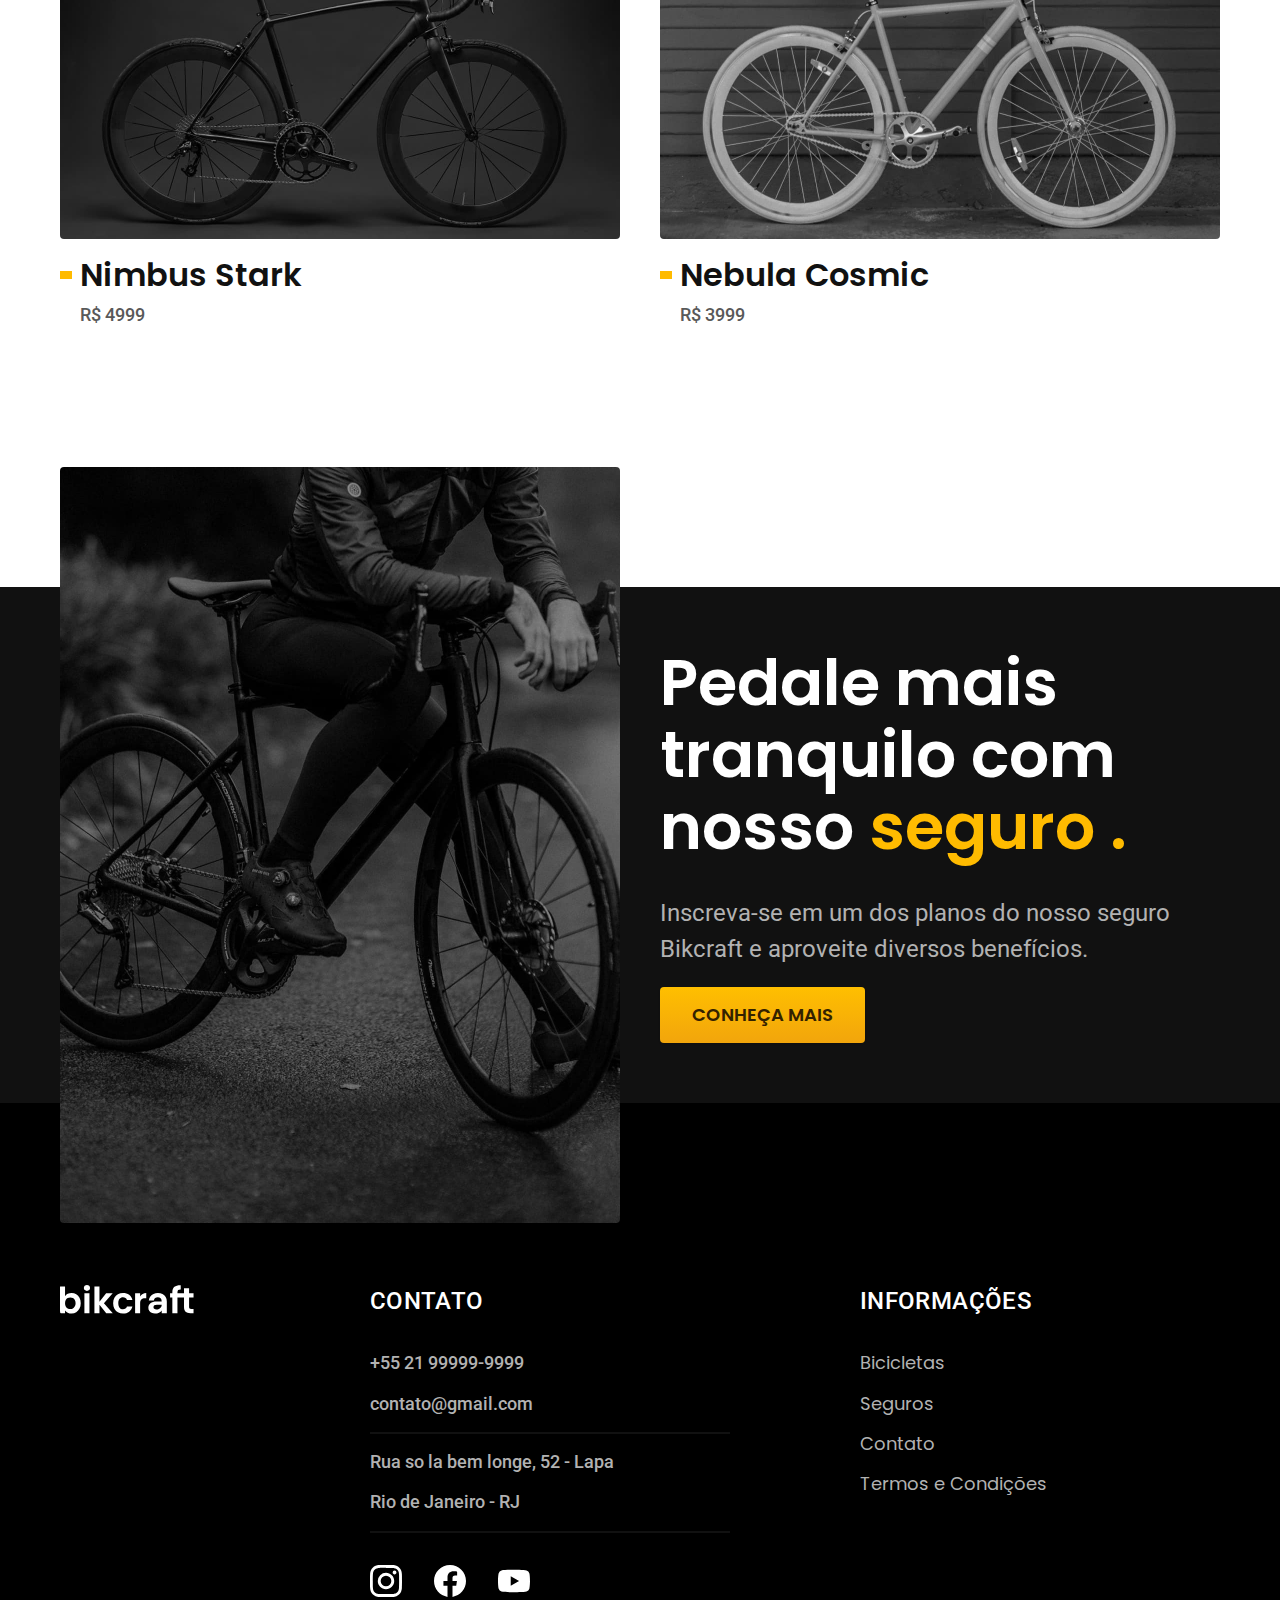
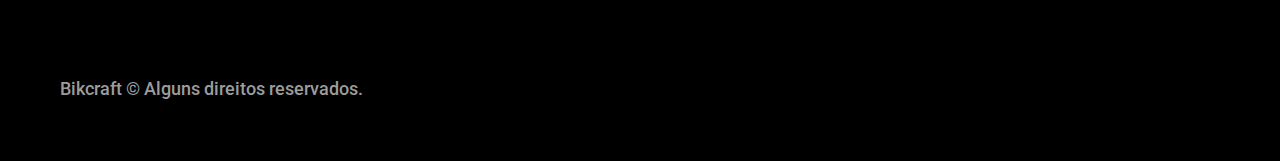
<file: bicicletas/magic.html>
<!DOCTYPE html>
<html lang="pt-br">

<head>
  <link rel="icon" href="../favicon.svg" type="image/svg+xml">
  <link rel="preload" href="../css/style.min.css" as="style">
  <link rel="stylesheet" href="../css/style.min.css">
  <meta charset="UTF-8">
  <meta name="viewport" content="width=device-width, initial-scale=1.0">
  <title>Magic | Bikcraft</title>
  <meta name="description" content="Magic.">

  <link rel="stylesheet" href="../css/style.min.css">

  <script>
    document.documentElement.classList.add('js')
  </script>
  <link rel="preconnect" href="https://fonts.googleapis.com">
  <link rel="preconnect" href="https://fonts.gstatic.com" crossorigin>
  <link href="https://fonts.googleapis.com/css2?family=Merriweather:ital,wght@1,900&family=Poppins:wght@400;600&family=Roboto:wght@400;500&display=swap" rel="stylesheet">
</head>

<body id="bicicleta">
  <header class="header-bg">
    <div class="header container">
      <a href="../index.html">
        <img src="../img/bikcraft.svg" alt="Bikcraft">
      </a>
      <nav aria-label="primaria">
        <ul class="header-menu font-1-m cor-0">
          <li><a href="../bicicletas.html">bicicletas</a></li>
          <li><a href="../seguros.html">seguros</a></li>
          <li><a href="../contato.html">contato</a></li>
        </ul>
      </nav>
    </div>
  </header>
  <main class="titulo-bg">
    <div>
      <div class="titulo container">
        <p class="font-2-xl cor-5">R$ 2499</p>
        <h1 class="font-1-xxl cor-0">Magic Might<span class="cor-p1">.</span></h1>
      </div>
    </div>
    <div class="bicicleta container">
      <div class="bicicleta-imagem">
        <img src="../img/bicicleta/nimbus2.jpg" alt="bike 1">
        <img src="../img/bicicleta/nimbus1.jpg" alt="bike 2">
        <img src="../img/bicicleta/nimbus3.jpg" alt="bike 3">
      </div>
      <div class="bicicleta-conteudo">
        <p class="font-2-l cor-5">A Magic Might é a melhor Bikcraft já criada pela nossa equipe. Ela vem equipada com os melhores acessórios, o que garante maior velocidade.</p>
        <div class="bicicleta-comprar">
          <a class="botao" href="../orcamento.html?tipo=bikcraft&produto=magic">Comprar Agora</a>
          <span class="font-1-xs cor-6"><img src="../img/icones/entrega.svg" alt="">entrega em 5 dias</span> <span class="font-1-xs cor-6"><img src="../img/icones/estoque.svg" alt="">18 em estoque</span>
        </div>

        <h2 class="font-1-xs cor-0">Informações</h2>
        <ul class="bicicleta-informacoes">
          <li>
            <img src="../img/icones/eletrica.svg" alt="">
            <h3 class="font-1-m cor-0">Motor Elétrico</h3>
            <p class="font-2-xs cor-0">Permite você viajar distâncias inimaginaveis com a sua bike.</p>
          </li>
          <li>
            <img src="../img/icones/carbono.svg" alt="">
            <h3 class="font-1-m cor-0">Fibra de Carbono</h3>
            <p class="font-2-xs cor-0">Permite você viajar distâncias inimaginaveis com a sua bike.</p>
          </li>
          <li>
            <img src="../img/icones/rastreador.svg" alt="">
            <h3 class="font-1-m cor-0">Rastreador</h3>
            <p class="font-2-xs cor-0">Permite você viajar distâncias inimaginaveis com a sua bike.</p>
          </li>
          <li>
            <img src="../img/icones/velocidade.svg" alt="">
            <h3 class="font-1-m cor-0">45 km/h</h3>
            <p class="font-2-xs cor-0">Permite você viajar distâncias inimaginaveis com a sua bike.</p>
          </li>
        </ul>

        <h2 class="font-1-xs cor-0">Ficha Técnica</h2>
        <ul class="bicicleta-ficha font-2-xs cor-4">
          <li>Peso <span>9kg</span></li>
          <li>Altura <span>60cm</span></li>
          <li>Largura <span>120cm</span></li>
          <li>Profundidade <span>10cm</span></li>
          <li>Marchas <span>16</span></li>
          <li>Roda<span>29</span></li>
        </ul>
      </div>
    </div>
  </main>
  <article class="bicicletas-lista container ">
    <h2 class="font-1-xxl">escolha a sua<span class="cor-p1">.</span></h2>
    <ul>
      <li>
        <a href="./nimbus.html"><img src="../img/bicicletas/nimbus.jpg" alt="bicicleta preta">
          <h3 class="font-1-xl">Nimbus Stark</h3><span class="font-2-m cor-8">R$ 4999</span>
        </a>
      </li>
      <li>
        <a href="./nebula.html"><img src="../img/bicicletas/nebula.jpg" alt="bicicleta preta">
          <h3 class="font-1-xl">Nebula Cosmic</h3><span class="font-2-m cor-8">R$ 3999</span>
        </a>
      </li>
    </ul>
  </article>

  <article class="seguro-bg">
    <div class="seguro container">
      <div class="seguro-imagem">
        <img src="../img/fotos/seguros.jpg" alt="pessoa parada em cima de uma bicicleta.">
      </div>
      <div class="seguro-conteudo">
        <h2 class="font-1-xxl cor-0">Pedale mais tranquilo com nosso <span class="cor-p1">seguro .</span></h2>
        <p class="font-2-l cor-5">Inscreva-se em um dos planos do nosso seguro Bikcraft e aproveite diversos benefícios.</p>
        <a class="botao" href="../seguros.html">Conheça mais</a>
      </div>
    </div>

  </article>

  <footer class="footer-bg">
    <div class="footer container"><img src="../img/bikcraft.svg" alt="Bikcraft">
      <div class="footer-contato">
        <h3 class="font-2-l-b cor-0">Contato</h3>
        <ul class="font-2-m cor-5">
          <li><a href="tel:+5521999999999">+55 21 99999-9999</a></li>
          <li><a href="mailto:contato@gmail.com">contato@gmail.com</a></li>
          <li>Rua so la bem longe, 52 - Lapa</li>
          <li>Rio de Janeiro - RJ</li>
        </ul>
        <div class="footer-redes">
          <a href="./">
            <img src="../img/redes/instagram.svg" alt=""> </a>
          <a href="./"><img src="../img/redes/facebook.svg" alt=""> </a>
          <a href="./"> <img src="../img/redes/youtube.svg" alt="">
          </a>
        </div>
      </div>
      <div class="footer-informacoes">
        <h3 class="font-2-l-b cor-0">Informações</h3>
        <nav>
          <ul class="font-1-m cor-5">
            <li><a href="../bicicletas.html">Bicicletas</a></li>
            <li><a href="../seguros.html">Seguros</a></li>
            <li><a href="../contato.html">Contato</a></li>
            <li><a href="../termos.html">Termos e Condições</a></li>
          </ul>
        </nav>
      </div>
      <p class="footer-copy font-2-m cor-6">Bikcraft © Alguns direitos reservados.</p>
    </div>
  </footer>
  <script src="../JS/js.js"></script>
</body>

</html>
</file>
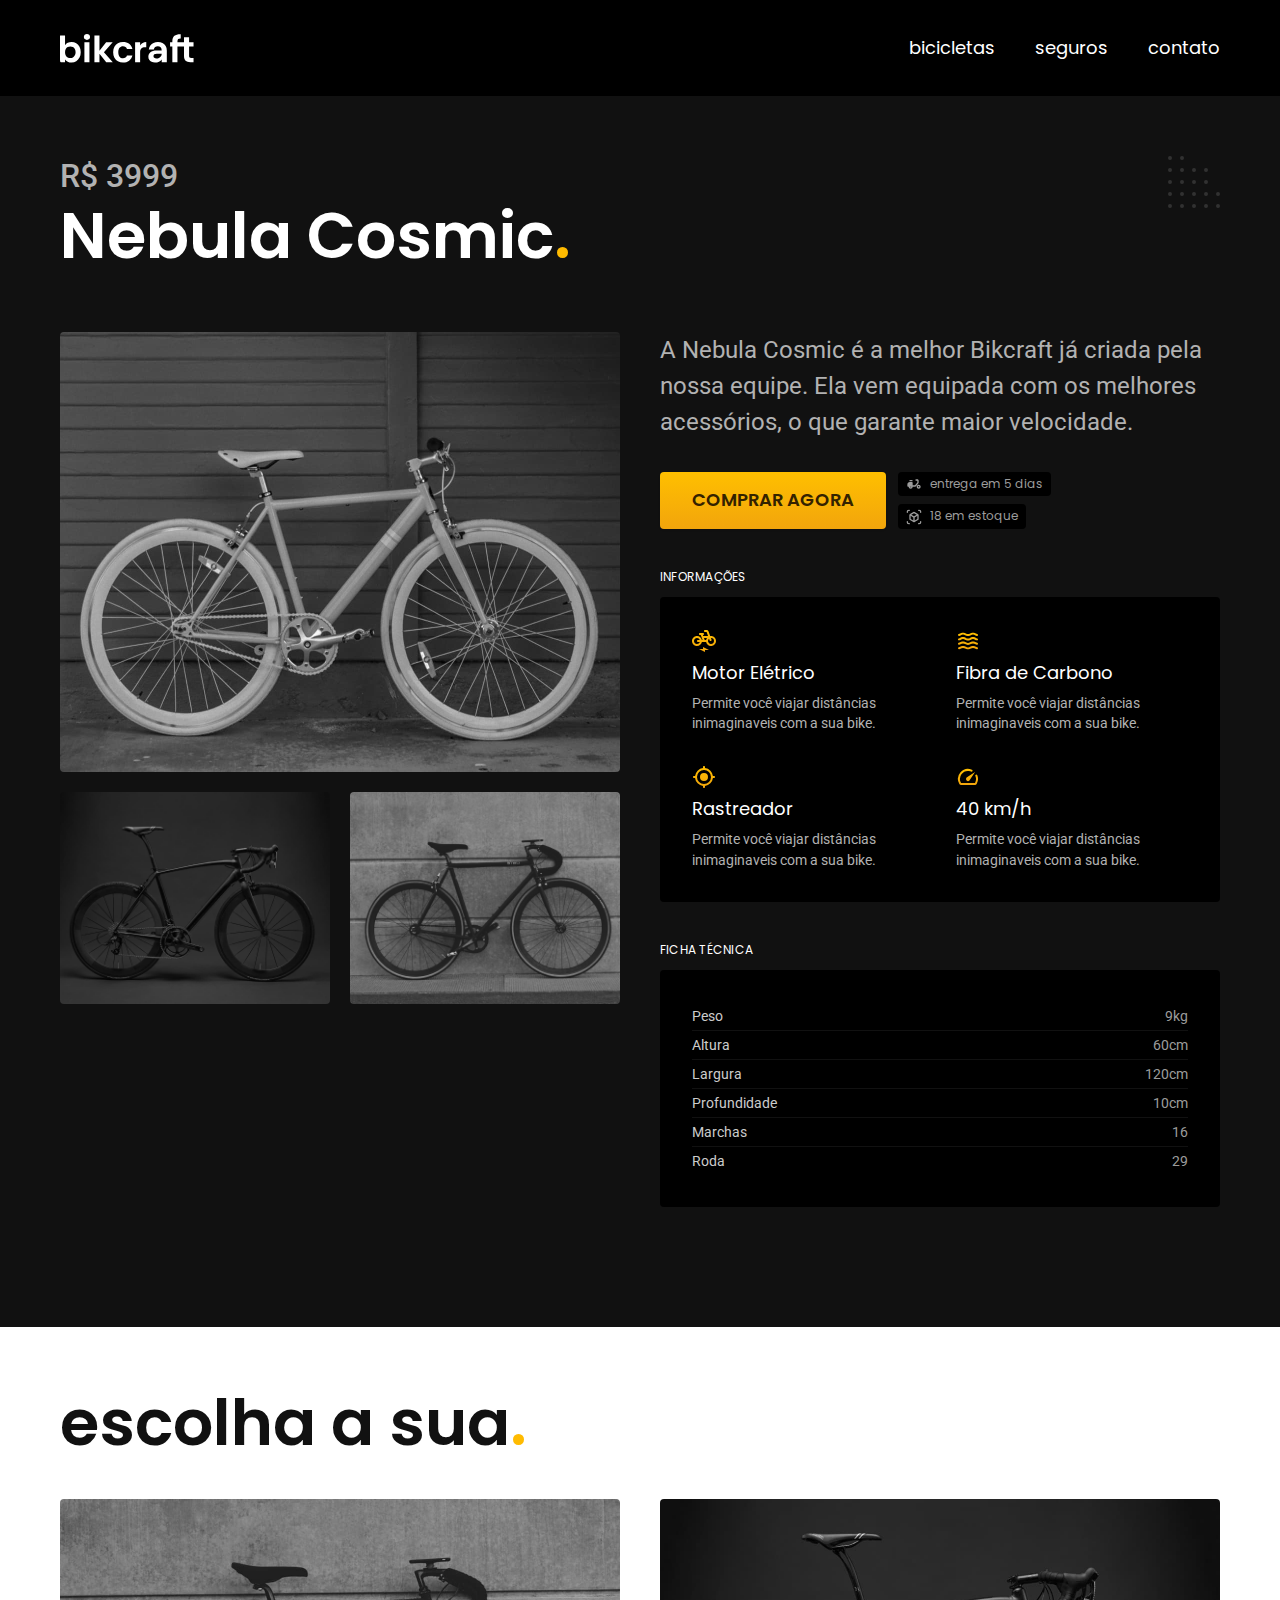
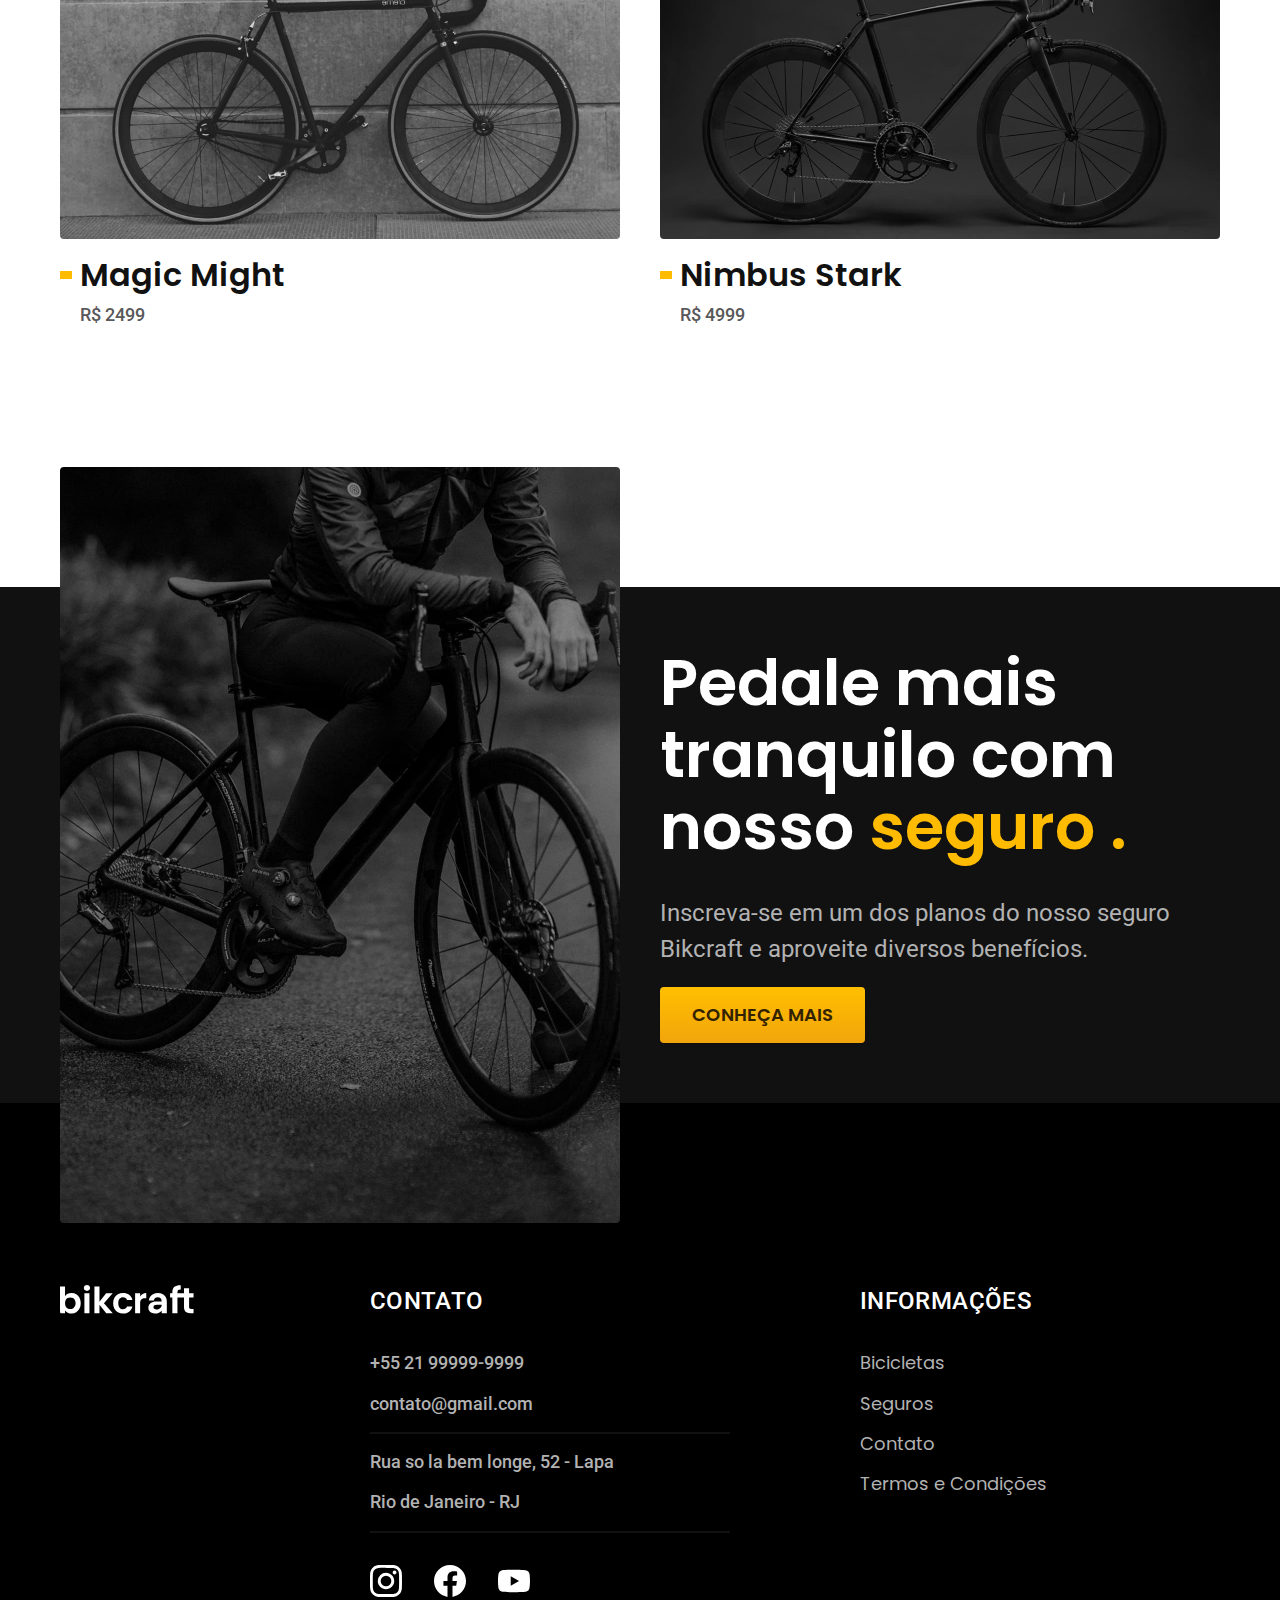
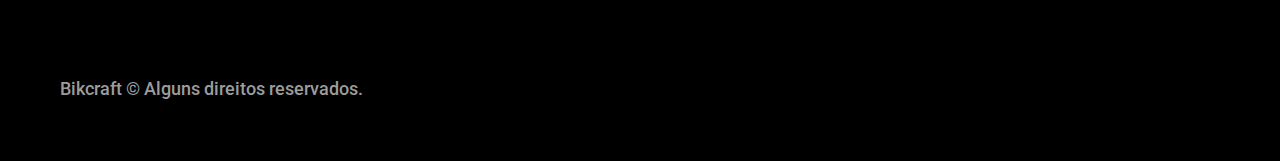
<file: bicicletas/nebula.html>
<!DOCTYPE html>
<html lang="pt-br">

<head>
  <link rel="icon" href="../favicon.svg" type="image/svg+xml">
  <link rel="preload" href="../css/style.min.css" as="style">
  <link rel="stylesheet" href="../css/style.min.css">
  <meta charset="UTF-8">
  <meta name="viewport" content="width=device-width, initial-scale=1.0">
  <title>Nebula | Bikcraft</title>
  <meta name="description" content="Nebula.">

  <link rel="stylesheet" href="../css/style.min.css">

  <script>
    document.documentElement.classList.add('js')
  </script>
  <link rel="preconnect" href="https://fonts.googleapis.com">
  <link rel="preconnect" href="https://fonts.gstatic.com" crossorigin>
  <link href="https://fonts.googleapis.com/css2?family=Merriweather:ital,wght@1,900&family=Poppins:wght@400;600&family=Roboto:wght@400;500&display=swap" rel="stylesheet">
</head>

<body id="bicicleta">
  <header class="header-bg">
    <div class="header container">
      <a href="../index.html">
        <img src="../img/bikcraft.svg" alt="Bikcraft">
      </a>
      <nav aria-label="primaria">
        <ul class="header-menu font-1-m cor-0">
          <li><a href="../bicicletas.html">bicicletas</a></li>
          <li><a href="../seguros.html">seguros</a></li>
          <li><a href="../contato.html">contato</a></li>
        </ul>
      </nav>
    </div>
  </header>
  <main class="titulo-bg">
    <div>
      <div class="titulo container">
        <p class="font-2-xl cor-5">R$ 3999</p>
        <h1 class="font-1-xxl cor-0">Nebula Cosmic<span class="cor-p1">.</span></h1>
      </div>
    </div>
    <div class="bicicleta container">
      <div class="bicicleta-imagem">
        <img src="../img/bicicleta/nimbus3.jpg" alt="bike 1">
        <img src="../img/bicicleta/nimbus1.jpg" alt="bike 2">
        <img src="../img/bicicleta/nimbus2.jpg" alt="bike 3">
      </div>
      <div class="bicicleta-conteudo">
        <p class="font-2-l cor-5">A Nebula Cosmic é a melhor Bikcraft já criada pela nossa equipe. Ela vem equipada com os melhores acessórios, o que garante maior velocidade.</p>
        <div class="bicicleta-comprar">
          <a class="botao" href="../orcamento.html?tipo=bikcraft&produto=nebula">Comprar Agora</a>
          <span class="font-1-xs cor-6"><img src="../img/icones/entrega.svg" alt="">entrega em 5 dias</span> <span class="font-1-xs cor-6"><img src="../img/icones/estoque.svg" alt="">18 em estoque</span>
        </div>

        <h2 class="font-1-xs cor-0">Informações</h2>
        <ul class="bicicleta-informacoes">
          <li>
            <img src="../img/icones/eletrica.svg" alt="">
            <h3 class="font-1-m cor-0">Motor Elétrico</h3>
            <p class="font-2-xs cor-5">Permite você viajar distâncias inimaginaveis com a sua bike.</p>
          </li>
          <li>
            <img src="../img/icones/carbono.svg" alt="">
            <h3 class="font-1-m cor-0">Fibra de Carbono</h3>
            <p class="font-2-xs cor-5">Permite você viajar distâncias inimaginaveis com a sua bike.</p>
          </li>
          <li>
            <img src="../img/icones/rastreador.svg" alt="">
            <h3 class="font-1-m cor-0">Rastreador</h3>
            <p class="font-2-xs cor-5">Permite você viajar distâncias inimaginaveis com a sua bike.</p>
          </li>
          <li>
            <img src="../img/icones/velocidade.svg" alt="">
            <h3 class="font-1-m cor-0">40 km/h</h3>
            <p class="font-2-xs cor-5">Permite você viajar distâncias inimaginaveis com a sua bike.</p>
          </li>
        </ul>

        <h2 class="font-1-xs cor-0">Ficha Técnica</h2>
        <ul class="bicicleta-ficha font-2-xs cor-4">
          <li>Peso <span>9kg</span></li>
          <li>Altura <span>60cm</span></li>
          <li>Largura <span>120cm</span></li>
          <li>Profundidade <span>10cm</span></li>
          <li>Marchas <span>16</span></li>
          <li>Roda<span>29</span></li>
        </ul>
      </div>
    </div>
  </main>
  <article class="bicicletas-lista container ">
    <h2 class="font-1-xxl">escolha a sua<span class="cor-p1">.</span></h2>
    <ul>
      <li>
        <a href="./magic.html"><img src="../img/bicicletas/magic.jpg" alt="bicicleta preta">
          <h3 class="font-1-xl">Magic Might</h3><span class="font-2-m cor-8">R$ 2499</span>
        </a>
      </li>
      <li>
        <a href="./nimbus.html"><img src="../img/bicicletas/nimbus.jpg" alt="bicicleta preta">
          <h3 class="font-1-xl">Nimbus Stark</h3><span class="font-2-m cor-8">R$ 4999</span>
        </a>
      </li>
    </ul>
  </article>

  <article class="seguro-bg">
    <div class="seguro container">
      <div class="seguro-imagem">
        <img src="../img/fotos/seguros.jpg" alt="pessoa parada em cima de uma bicicleta.">
      </div>
      <div class="seguro-conteudo">
        <h2 class="font-1-xxl cor-0">Pedale mais tranquilo com nosso <span class="cor-p1">seguro .</span></h2>
        <p class="font-2-l cor-5">Inscreva-se em um dos planos do nosso seguro Bikcraft e aproveite diversos benefícios.</p>
        <a class="botao" href="../seguros.html">Conheça mais</a>
      </div>
    </div>

  </article>

  <footer class="footer-bg">
    <div class="footer container"><img src="../img/bikcraft.svg" alt="Bikcraft">
      <div class="footer-contato">
        <h3 class="font-2-l-b cor-0">Contato</h3>
        <ul class="font-2-m cor-5">
          <li><a href="tel:+5521999999999">+55 21 99999-9999</a></li>
          <li><a href="mailto:contato@gmail.com">contato@gmail.com</a></li>
          <li>Rua so la bem longe, 52 - Lapa</li>
          <li>Rio de Janeiro - RJ</li>
        </ul>
        <div class="footer-redes">
          <a href="./">
            <img src="../img/redes/instagram.svg" alt=""> </a>
          <a href="./"><img src="../img/redes/facebook.svg" alt=""> </a>
          <a href="./"> <img src="../img/redes/youtube.svg" alt="">
          </a>
        </div>
      </div>
      <div class="footer-informacoes">
        <h3 class="font-2-l-b cor-0">Informações</h3>
        <nav>
          <ul class="font-1-m cor-5">
            <li><a href="../bicicletas.html">Bicicletas</a></li>
            <li><a href="../seguros.html">Seguros</a></li>
            <li><a href="../contato.html">Contato</a></li>
            <li><a href="../termos.html">Termos e Condições</a></li>
          </ul>
        </nav>
      </div>
      <p class="footer-copy font-2-m cor-6">Bikcraft © Alguns direitos reservados.</p>
    </div>
  </footer>
  <script src="../JS/js.js"></script>
</body>

</html>
</file>
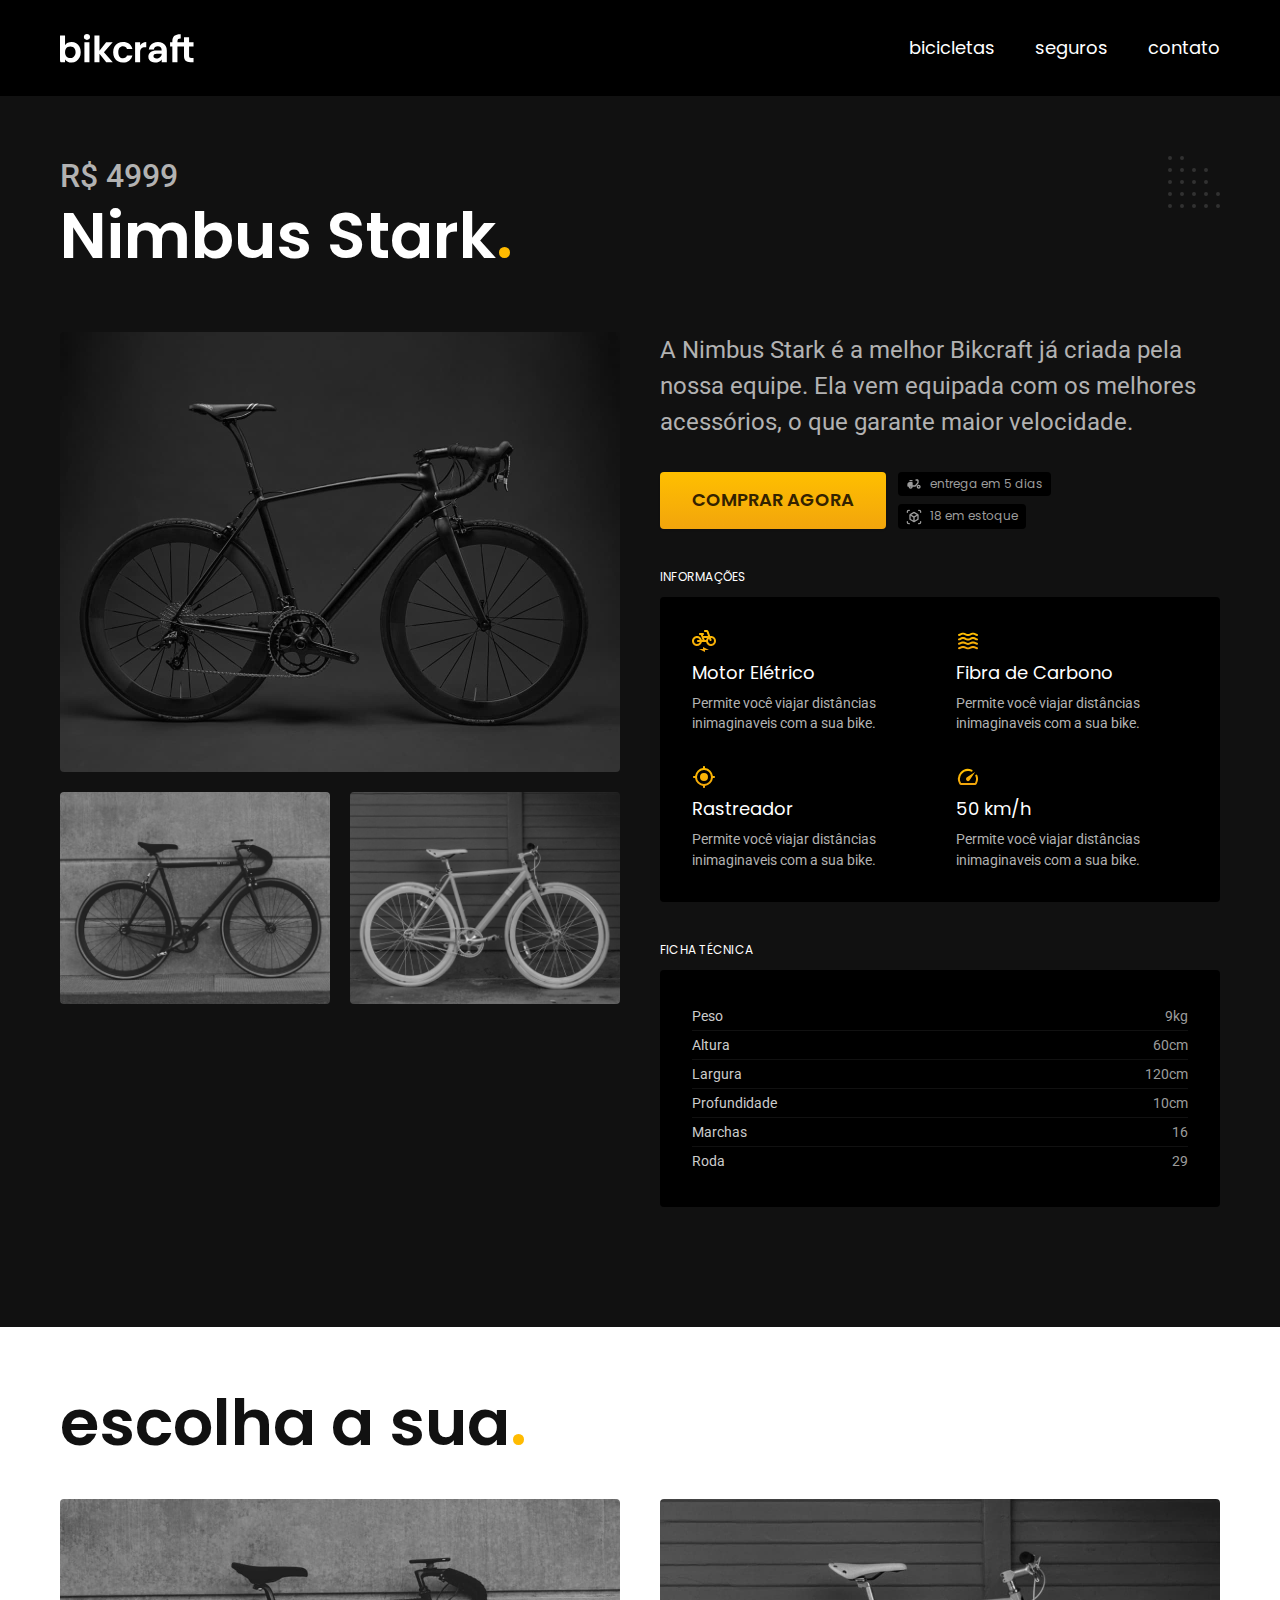
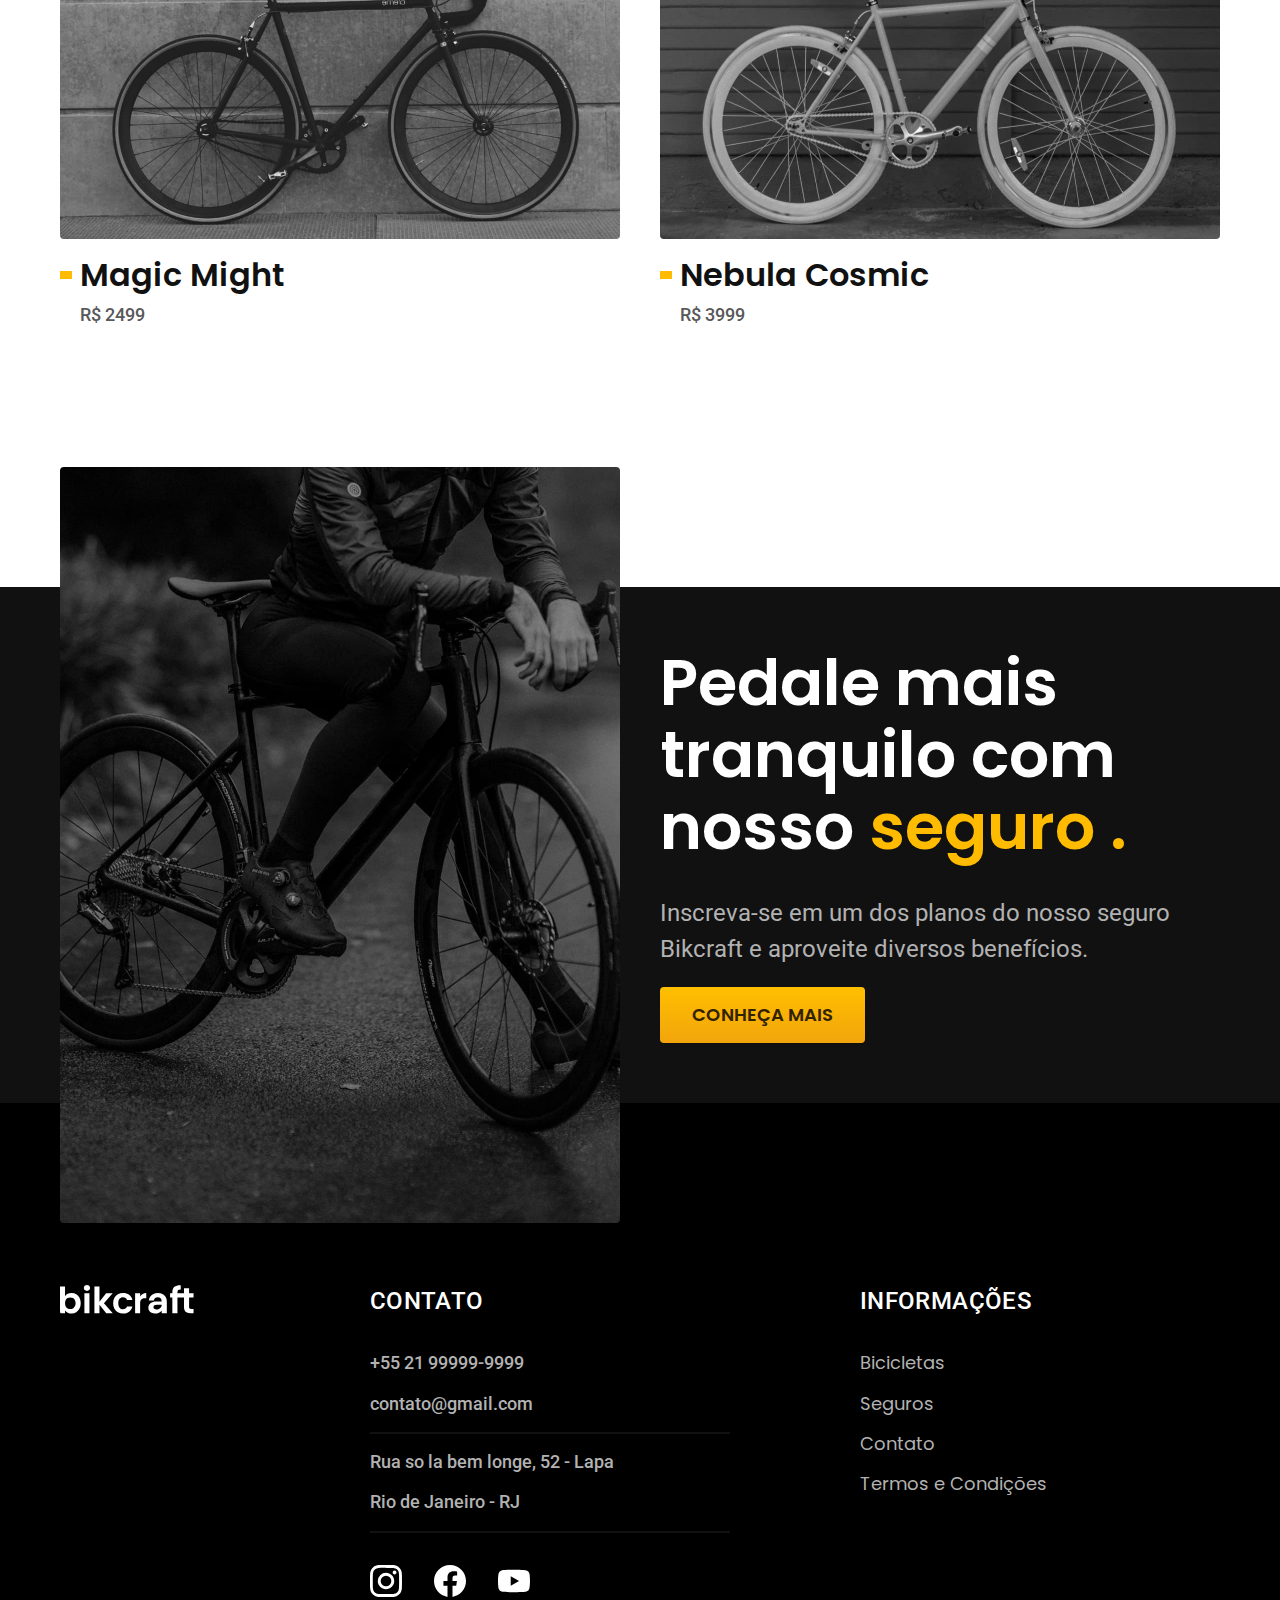
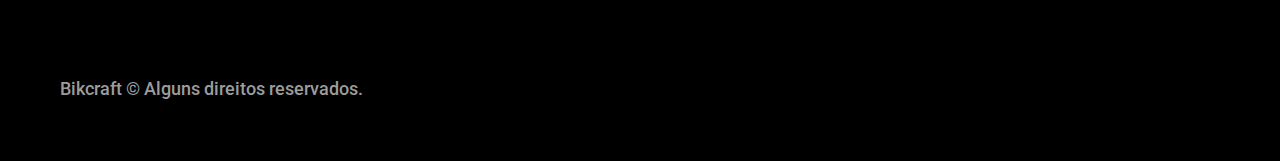
<file: bicicletas/nimbus.html>
<!DOCTYPE html>
<html lang="pt-br">

<head>
  <link rel="icon" href="../favicon.svg" type="image/svg+xml">
  <link rel="preload" href="../css/style.min.css" as="style">
  <link rel="stylesheet" href="../css/style.min.css">
  <meta charset="UTF-8">
  <meta name="viewport" content="width=device-width, initial-scale=1.0">
  <title>Nimbus | Bikcraft</title>
  <meta name="description" content="Nimbus.">

  <link rel="stylesheet" href="../css/style.min.css">

  <script>
    document.documentElement.classList.add('js')
  </script>
  <link rel="preconnect" href="https://fonts.googleapis.com">
  <link rel="preconnect" href="https://fonts.gstatic.com" crossorigin>
  <link href="https://fonts.googleapis.com/css2?family=Merriweather:ital,wght@1,900&family=Poppins:wght@400;600&family=Roboto:wght@400;500&display=swap" rel="stylesheet">
</head>

<body id="bicicleta">
  <header class="header-bg">
    <div class="header container">
      <a href="../index.html">
        <img src="../img/bikcraft.svg" alt="Bikcraft">
      </a>
      <nav aria-label="primaria">
        <ul class="header-menu font-1-m cor-0">
          <li><a href="../bicicletas.html">bicicletas</a></li>
          <li><a href="../seguros.html">seguros</a></li>
          <li><a href="../contato.html">contato</a></li>
        </ul>
      </nav>
    </div>
  </header>
  <main class="titulo-bg">
    <div>
      <div class="titulo container">
        <p class="font-2-xl cor-5">R$ 4999</p>
        <h1 class="font-1-xxl cor-0">Nimbus Stark<span class="cor-p1">.</span></h1>
      </div>
    </div>
    <div class="bicicleta container">
      <div class="bicicleta-imagem">
        <img src="../img/bicicleta/nimbus1.jpg" alt="bike 1">
        <img src="../img/bicicleta/nimbus2.jpg" alt="bike 2">
        <img src="../img/bicicleta/nimbus3.jpg" alt="bike 3">
      </div>
      <div class="bicicleta-conteudo">
        <p class="font-2-l cor-5">A Nimbus Stark é a melhor Bikcraft já criada pela nossa equipe. Ela vem equipada com os melhores acessórios, o que garante maior velocidade.</p>
        <div class="bicicleta-comprar">
          <a class="botao" href="../orcamento.html?tipo=bikcraft&produto=nimbus">Comprar Agora</a>
          <span class="font-1-xs cor-6"><img src="../img/icones/entrega.svg" alt="">entrega em 5 dias</span> <span class="font-1-xs cor-6"><img src="../img/icones/estoque.svg" alt="">18 em estoque</span>
        </div>

        <h2 class="font-1-xs cor-0">Informações</h2>
        <ul class="bicicleta-informacoes">
          <li>
            <img src="../img/icones/eletrica.svg" alt="">
            <h3 class="font-1-m cor-0">Motor Elétrico</h3>
            <p class="font-2-xs cor-5">Permite você viajar distâncias inimaginaveis com a sua bike.</p>
          </li>
          <li>
            <img src="../img/icones/carbono.svg" alt="">
            <h3 class="font-1-m cor-0">Fibra de Carbono</h3>
            <p class="font-2-xs cor-5">Permite você viajar distâncias inimaginaveis com a sua bike.</p>
          </li>
          <li>
            <img src="../img/icones/rastreador.svg" alt="">
            <h3 class="font-1-m cor-0">Rastreador</h3>
            <p class="font-2-xs cor-5">Permite você viajar distâncias inimaginaveis com a sua bike.</p>
          </li>
          <li>
            <img src="../img/icones/velocidade.svg" alt="">
            <h3 class="font-1-m cor-0">50 km/h</h3>
            <p class="font-2-xs cor-5">Permite você viajar distâncias inimaginaveis com a sua bike.</p>
          </li>
        </ul>

        <h2 class="font-1-xs cor-0">Ficha Técnica</h2>
        <ul class="bicicleta-ficha font-2-xs cor-4">
          <li>Peso <span>9kg</span></li>
          <li>Altura <span>60cm</span></li>
          <li>Largura <span>120cm</span></li>
          <li>Profundidade <span>10cm</span></li>
          <li>Marchas <span>16</span></li>
          <li>Roda<span>29</span></li>
        </ul>
      </div>
    </div>
  </main>
  <article class="bicicletas-lista container ">
    <h2 class="font-1-xxl">escolha a sua<span class="cor-p1">.</span></h2>
    <ul>
      <li>
        <a href="./magic.html"><img src="../img/bicicletas/magic.jpg" alt="bicicleta preta">
          <h3 class="font-1-xl">Magic Might</h3><span class="font-2-m cor-8">R$ 2499</span>
        </a>
      </li>
      <li>
        <a href="./nebula.html"><img src="../img/bicicletas/nebula.jpg" alt="bicicleta preta">
          <h3 class="font-1-xl">Nebula Cosmic</h3><span class="font-2-m cor-8">R$ 3999</span>
        </a>
      </li>
    </ul>
  </article>

  <article class="seguro-bg">
    <div class="seguro container">
      <div class="seguro-imagem">
        <img src="../img/fotos/seguros.jpg" alt="pessoa parada em cima de uma bicicleta.">
      </div>
      <div class="seguro-conteudo">
        <h2 class="font-1-xxl cor-0">Pedale mais tranquilo com nosso <span class="cor-p1">seguro .</span></h2>
        <p class="font-2-l cor-5">Inscreva-se em um dos planos do nosso seguro Bikcraft e aproveite diversos benefícios.</p>
        <a class="botao" href="../seguros.html">Conheça mais</a>
      </div>
    </div>

  </article>

  <footer class="footer-bg">
    <div class="footer container"><img src="../img/bikcraft.svg" alt="Bikcraft">
      <div class="footer-contato">
        <h3 class="font-2-l-b cor-0">Contato</h3>
        <ul class="font-2-m cor-5">
          <li><a href="tel:+5521999999999">+55 21 99999-9999</a></li>
          <li><a href="mailto:contato@gmail.com">contato@gmail.com</a></li>
          <li>Rua so la bem longe, 52 - Lapa</li>
          <li>Rio de Janeiro - RJ</li>
        </ul>
        <div class="footer-redes">
          <a href="./">
            <img src="../img/redes/instagram.svg" alt=""> </a>
          <a href="./"><img src="../img/redes/facebook.svg" alt=""> </a>
          <a href="./"> <img src="../img/redes/youtube.svg" alt="">
          </a>
        </div>
      </div>
      <div class="footer-informacoes">
        <h3 class="font-2-l-b cor-0">Informações</h3>
        <nav>
          <ul class="font-1-m cor-5">
            <li><a href="../bicicletas.html">Bicicletas</a></li>
            <li><a href="../seguros.html">Seguros</a></li>
            <li><a href="../contato.html">Contato</a></li>
            <li><a href="../termos.html">Termos e Condições</a></li>
          </ul>
        </nav>
      </div>
      <p class="footer-copy font-2-m cor-6">Bikcraft © Alguns direitos reservados.</p>
    </div>
  </footer>
  <script src="../JS/js.js"></script>
</body>

</html>
</file>
<file: css/style.min.css>
body{margin:0;font-family:Arial,Helvetica,sans-serif;color:#111}ul{margin:0;padding:0;list-style:none}blockquote,dd,h1,h2,h3,h4,p,ul{margin:0}img{max-width:100%;height:auto;display:block;border-radius:4px}a{text-decoration:none;color:inherit}.header-bg{background-color:var(--cor-12)}.header{display:flex;flex-wrap:wrap;justify-content:space-between;align-items:center;padding-top:20px;padding-bottom:20px}.header-menu{display:flex;flex-wrap:wrap;gap:40px}.header-menu a{padding:1rem 0;display:inline-block;position:relative}.header-menu a::after{content:"";display:block;height:2px;width:0;background:var(--cor-0);margin-top:4px;transition:.3s;position:absolute}.header-menu a.ativo::after,.header-menu a:hover::after{width:100%}@media (max-width:800px){.header-menu{gap:20px;grid-template-columns:1fr}.header-menu a{background:var(--cor-11);padding:12px 16px;border-radius:4px;margin-top:10px}.header-menu a:hover{background:var(--cor-10)}.header a:after{display:none}}@media (max-width:600px){.header-menu{gap:12px}.header-menu a{padding:8px 12px}}.footer-bg{background-color:var(--cor-12)}.footer{display:grid;grid-template-columns:3fr 5fr 4fr;gap:40px;padding-top:60px;padding-bottom:60px}.footer h3{margin-bottom:32px}.footer-contato ul{margin-bottom:32px}.footer li{margin-bottom:16px}.footer-contato li:nth-child(2n):after{content:"";display:block;max-width:360px;height:2px;background:var(--cor-11);margin-top:16px}.footer-redes{display:flex;gap:32px}.footer a:hover{color:var(--cor-0)}.footer-copy{grid-column:1/-1;margin-top:40px}@media (max-width:800px){.footer>img{display:none}.footer{grid-template-columns:1fr 1fr}}@media (max-width:600px){.footer{grid-template-columns:1fr;gap:60px}.footer-copy{margin-top:0}}.container{box-sizing:border-box;max-width:1200px;padding-left:20px;padding-right:20px;margin-left:auto;margin-right:auto}.botao{display:inline-block;padding:16px 32px;background:linear-gradient(#ffbf00,#f2a50c);border-radius:4px;box-shadow:0 1px 2px rgba(0,0,0,.1);text-transform:uppercase;color:var(--cor-p5);font:600 1.125rem/1.35 Poppins,sans-serif;max-width:max-content;border:none;cursor:pointer}.botao:hover{background:linear-gradient(#ffb60d,#e59317)}.botao.secundario{background:var(--cor-10);color:var(--cor-2)}.botao.secundario:hover{background:var(--cor-9)}.botao.seta{display:flex;align-items:center}.botao.seta::after{content:"";display:inline-block;width:18px;height:10px;margin-left:12px;background:url(../img/icones/seta.svg);transition:.2s}.botao.seta:hover::after{transform:translateX(4px)}@media (max-width:600px){.botao{padding:12px 16px;font-size:16px}}.link{display:inline-block;color:var(--cor-p1);font:500 1.5rem/1.5 Poppins,sans-serif;text-transform:uppercase}.link:after{content:"";display:block;width:100%;height:4px;background-color:currentColor}.link:hover{color:var(--cor-0)}.titulo-bg{padding-bottom:60px;padding-top:60px;background-color:var(--cor-11)}.titulo{background:url("../img/dec/top-right.svg") no-repeat top right 20px}.titulo p{margin-bottom:4px}@media (max-width:800px){.titulo{padding:40px}.titulo p{font-size:1rem;text-transform:lowercase;font-weight:400}}.font-1-xs{font:400 0.75rem/1.35 Poppins,sans-serif}.font-2-xs{font:400 0.875rem/1.43 Roboto,sans-serif}.font-1-s{font:400 1rem/1.5 Poppins,sans-serif}.font-2-s{font:400 1rem/1.5 Roboto,sans-serif}.font-1-m,.font-1-m-b{font:400 1.125rem/1.35 Poppins,sans-serif}.font-1-m-b{font-weight:600}.font-2-m{font:500 1.125rem/1.35 Roboto,sans-serif}.font-1-l{font:400 1.5rem/1.5 Poppins,sans-serif}.font-2-l,.font-2-l-b{font:400 1.5rem/1.5 Roboto,sans-serif}.font-2-l-b{font-weight:500;letter-spacing:.015em;text-transform:uppercase}.font-1-xl{font:600 2rem/1.25 Poppins,sans-serif}.font-2-xl{font:500 2rem/1.25 Roboto,sans-serif}.font-1-xxl{font:600 4rem/1.125 Poppins,sans-serif}@media (max-width:1200px){.font-1-xxl{font-size:3rem}.font-2-l,.font-2-l-b{font-size:1.125rem}}@media (max-width:800px){.font-1-xxl{font-size:2rem}.font-1-xl,.font-2-xl{font-size:1.5rem}}:root{--cor-0:#ffffff;--cor-1:#f7f7f7;--cor-2:#ededed;--cor-3:#dedede;--cor-4:#cccccc;--cor-5:#b2b2b2;--cor-6:#9c9c9c;--cor-7:#717171;--cor-8:#595959;--cor-9:#404040;--cor-10:#2e2e2e;--cor-11:#111111;--cor-12:#000000;--cor-p1:#ffbb00;--cor-p2:#e4a30b;--cor-p3:#a66f00;--cor-p4:#664400;--cor-p5:#332200}.cor-0{color:var(--cor-0)}.cor-1{color:var(--cor-1)}.cor-2{color:var(--cor-2)}.cor-3{color:var(--cor-3)}.cor-4{color:var(--cor-4)}.cor-5{color:var(--cor-5)}.cor-6{color:var(--cor-6)}.cor-7{color:var(--cor-7)}.cor-8{color:var(--cor-8)}.cor-9{color:var(--cor-9)}.cor-10{color:var(--cor-10)}.cor-11{color:var(--cor-11)}.cor-12{color:var(--cor-12)}.cor-p1{color:var(--cor-p1)}.cor-p2{color:var(--cor-p2)}.cor-p3{color:var(--cor-p3)}.cor-p4{color:var(--cor-p4)}.cor-p5{color:var(--cor-p5)}.form{display:grid;grid-template-columns:1fr 1fr;gap:20px}.form label{display:block;font:400px 1rem/1.5 Poppins,sans-serif;margin-bottom:4px}.form .col-2{grid-column:span 2}.form input[type=email],.form input[type=text],.form textarea{font:400 1rem/1.5 Roboto,sans-serif;background:var(--cor-1);border:1px solid var(--cor-2);padding:12px;border-radius:4px;width:100%;box-sizing:border-box}.form input[type=email]:focus,.form input[type=text]:focus,.form textarea:focus{outline:0;border-color:var(--cor-p1);background:var(--cor-0);box-shadow:0 0 0 2px #fea}@media (max-width:600){.form{grid-template-columns:1fr}.form .col-2{grid-column:1}}.js.fadeInDown{transform:translate3d(0,-20px,0)}.js.fadeInUp{transform:translate3d(0,20px,0)}.js.fadeInRight{transform:translate3d(20px,0,0)}.js.fadeInLeft{transform:translate3d(-20px,0,0)}.js [data-anime]{opacity:0}.js .anime{opacity:1;transform:none;transition:transform .8s,opacity .8s}.introducao-bg{background:var(--cor-12) url("../img/dec/bottom-left.svg") no-repeat bottom 160px left 20px;box-shadow:inset 0 -120px var(--cor-0)}.introducao{display:grid;grid-template-columns:1fr 1fr;gap:0 40px}.introducao-conteudo{align-self:end;padding-bottom:200px}.introducao img{width:100%;height:100%;object-fit:cover;border-radius:4px}.introducao h1{margin-bottom:32px}.introducao p{margin-bottom:20px}@media (max-width:1200px){.introducao-bg{background:var(--cor-12)}.introducao h1{font-size:48px}.introducao p{font-size:18x}}@media (max-width:800px){.introducao-bg{background:var(--cor-11);padding-top:40px;box-shadow:inset 0 -60px var(--cor-0)}.introducao{grid-template-columns:1fr;gap:32px}.introducao-conteudo{padding-bottom:0}.introducao h1{margin-bottom:16px}.introducao img{height:300px;max-width:100%}}.tecnologia-bg{background-color:var(--cor-11);box-shadow:inset 0 80px var(--cor-0),inset 0 -80px var(--cor-0)}.tecnologia{display:grid;grid-template-columns:1fr 1fr;gap:40px}.tecnologia-imagem img{width:100%;height:100%;object-fit:cover;object-position:left}.tecnologia-conteudo{padding-top:160px;padding-bottom:160px}.tecnologia-conteudo>span{display:block;margin-bottom:20px}.tecnologia-conteudo h2{margin-bottom:32px}.tecnologia-conteudo>p{margin-bottom:20px}.tecnologia a{margin-bottom:80px}.tecnologia-vantagem{display:flex;gap:40px}.tecnologia-vantagem h3{margin-bottom:8px;width:max-content}.tecnologia-vantagem img{width:24px;margin-bottom:8px}@media (max-width:800px){.tecnologia-bg{box-shadow:initial}.tecnologia{grid-template-columns:1fr}.tecnologia-conteudo{padding-top:60px;padding-bottom:60px}.tecnologia-imagem{display:none}.tecnologia a{margin-bottom:60px}}@media (max-width:600px){.tecnologia-vantagem{flex-direction:column}}.parceiros{padding-top:60px;padding-bottom:120px}.parceiros h2{margin-bottom:60px}.parceiros ul{padding:0 20px;max-width:1400px;display:grid;grid-template-columns:repeat(4,1fr);margin:0 auto}.parceiros li{display:flex;padding:32px;border-left:2px solid var(--cor-2)}.parceiros img{margin:auto}.parceiros li:first-child,.parceiros li:nth-child(5){border-left:none}.parceiros li:nth-child(n+5){border-top:2px solid var(--cor-2)}@media (max-width:800px){.parceiros{padding-bottom:60px}.parceiros li{padding:20px}.parceiros h2{margin-bottom:20px}.parceiros ul{grid-template-columns:repeat(2,1fr)}.parceiros li:nth-child(n+3){border-top:2px solid var(--cor-2)}.parceiros li:nth-child(odd){border-left:none}}.depoimento{display:grid;grid-template-columns:1fr 1fr;background-color:var(--cor-p1);overflow:hidden}.depoimento img{width:100%;height:100%;object-fit:cover;border-radius:0}.depoimento-conteudo{padding:40px 40px 80px 80px;align-self:end;background:url("../img/dec/bottom-right-p.svg") no-repeat bottom 40px right 40px}.depoimento-conteudo p{max-width:32ch;font-family:Merriweather,serif;font-style:italic;font-weight:900;margin-bottom:32px;position:relative}.depoimento p::after,.depoimento p::before{font-size:5rem;color:var(--cor-p2);position:absolute}.depoimento p::before{content:"“";left:-50px;top:-20px}.depoimento p::after{content:"”"}@media (min-width:1200px){.depoimento img{max-height:520px}}@media (max-width:800px){.depoimento{grid-template-columns:1fr;text-align:center}.depoimento-conteudo{padding:40px 20px;justify-self:center}.depoimento img{max-height:200px}}.bicicletas-lista{padding-top:60px;padding-bottom:120px}.bicicletas-lista h2{margin-bottom:40px}.bicicletas-lista ul{display:flex;gap:40px;padding:0 20px 20px;max-width:1400px;margin-left:auto;margin-right:auto;overflow-x:auto}#bicicleta .bicicletas-lista ul{padding:0 0 20px 0}.bicicletas-lista li{min-width:280px}.bicicletas-lista a{display:block}.bicicletas-lista img{margin-bottom:1rem}.bicicletas-lista h3{margin-bottom:8px;display:flex;align-items:center}.bicicletas-lista h3::before{content:"";display:inline-block;height:8px;width:12px;margin-right:8px;background-color:var(--cor-p1);transition:width .2s}.bicicletas-lista a:hover h3::before{width:24px}.bicicletas-lista li span{padding-left:20px}@media (max-width:800px){.bicicletas-lista{padding-bottom:60px}.bicicletas-lista ul{gap:20px}}.bicicletas-bg{background-image:linear-gradient(to right,var(--cor-0) 30%,var(--cor-11) 30%)}.bicicletas{display:grid;grid-template-columns:1fr 1fr;gap:40px;padding-top:60px;padding-bottom:60px;background:url("../img/dec/top-right.svg") no-repeat top 40px right 20px}.bicicletas-imagem span{grid-area:1/1;place-self:start end;margin-top:20px;display:inline-block;background:var(--cor-11);padding:8px 16px 8px 8px;border-radius:4px 0 0 4px}.bicicletas-imagem{display:grid}.bicicletas-imagem img{grid-area:1/1}.bicicletas-conteudo{display:grid;grid-template-columns:1fr auto;align-content:start}.bicicletas h2,.bicicletas p{grid-column:1/-1}.bicicletas h2{margin-bottom:20px}.bicicletas h2::before{content:"";display:block;width:12px;height:8px;background-color:var(--cor-p1);margin-bottom:8px}.bicicletas p{margin-bottom:32px}.bicicletas a{place-self:end}.bicicletas li{display:flex;align-items:center}.bicicletas li+li{margin-top:16px}.bicicletas-conteudo img{width:24px;margin-right:8px}@media (max-width:800px){.bicicletas{grid-template-columns:1fr;gap:20px;padding-top:40px;padding-bottom:40px}.bicicletas-bg{background:var(--cor-11)}}@media (max-width:600px){.bicicletas-conteudo{grid-template-columns:1fr}.bicicletas-conteudo ul{font-size:1rem;display:grid;grid-template-columns:1fr 1fr;margin-bottom:32px}.bicicletas a{place-self:start}}.bicicleta{display:grid;grid-template-columns:1fr 1fr;align-items:start;gap:40px;padding-top:60px;padding-bottom:60px}#bicicleta .titulo p{text-transform:uppercase}.bicicleta-imagem{display:flex;flex-wrap:wrap;gap:20px}.bicicleta-imagem img{flex:1;min-width:200px}.bicicleta-imagem img:first-child{min-width:100%}.bicicleta-conteudo>p{margin-bottom:32px}.bicicleta-comprar{display:grid;grid-template-columns:max-content auto;align-items:center;justify-items:start;gap:8px 12px;margin-bottom:40px}.bicicleta-comprar a{grid-row:span 2}.bicicleta-comprar span{display:flex;align-items:center;background-color:var(--cor-12);padding:4px 8px;border-radius:4px;gap:8px}.bicicleta-conteudo h2{text-transform:uppercase;letter-spacing:.015rem;margin-bottom:12px}.bicicleta-ficha,.bicicleta-informacoes{padding:32px;background-color:var(--cor-12);border-radius:4px}.bicicleta-informacoes{margin-bottom:40px;display:grid;grid-template-columns:1fr 1fr;gap:32px}.bicicleta-informacoes img{width:24px;margin-bottom:8px}.bicicleta-informacoes h3{margin-bottom:8px}.bicicleta-ficha li{padding:4px 0;display:flex;justify-content:space-between;border-bottom:1px solid var(--cor-11)}.bicicleta-ficha li:last-child{border-bottom:none}.bicicleta-ficha span{color:var(--cor-6)}@media (max-width:800px){.bicicleta{grid-template-columns:1fr;padding-top:40px;padding-bottom:40px}.bicicleta-imagem{grid-row:2}}@media (max-width:400px){#bicicleta .titulo-bg{place-self:center}.bicicleta-informacoes{grid-template-columns:1fr}.bicicleta-comprar{grid-template-columns:1fr}}.seguro-bg{background-color:var(--cor-11);box-shadow:inset 0 120px var(--cor-0),inset 0 -120px var(--cor-12)}.seguro{display:grid;grid-template-columns:1fr 1fr;gap:40px}.seguro-imagem img{width:100%;height:100%;object-fit:cover}.seguro-conteudo{padding-top:180px;padding-bottom:180px}.seguro h2{margin-bottom:32px}.seguro p{margin-bottom:20px}@media (max-width:800px){.seguro-bg{box-shadow:inset 0 -60px var(--cor-12)}.seguro{grid-template-columns:1fr}.seguro-conteudo{grid-row:1;padding-top:40px;padding-bottom:0}}.seguros-bg{background:var(--cor-11)}.p-seguro{color:var(--cor-0)}.seguros{padding-top:60px;padding-bottom:60px;display:grid;grid-template-columns:1fr 1fr;gap:40px;align-items:center}#seguros .seguros{padding-top:0}.seguros h2{grid-column:1/-1}.seguros-item{background-color:var(--cor-12);padding:32px 32px 32px 60px;display:grid;grid-template-columns:1fr auto;border-radius:5px}.seguros-item h3{margin-bottom:40px}.seguros-item span{grid-column:2;display:block;text-align:right}.seguros-item ul{grid-column:1/-1;margin-bottom:32px}.seguros-item li+li{margin-top:20px}.seguros-item li{display:flex;align-items:center;position:relative}.seguros-item li:before{content:"";display:inline-block;width:13px;height:9px;background-image:url(../img/icones/lista.svg);position:absolute;left:-21px}.seguros-item a{grid-column:1/-1}@media (max-width:800px){.seguros{grid-template-columns:1fr}}.vantagens-bg{background-color:var(--cor-12)}.vantagens{padding-top:120px;padding-bottom:120px}.vantagens h2{margin-bottom:60px}.vantagens ul{display:grid;grid-template-columns:repeat(auto-fit,minmax(280px,max-content));gap:40px 80px}.vantagens h3,.vantagens img{margin-bottom:8px}@media (max-width:800px){.vantagens{padding-top:60px;padding-bottom:60px}.vantagens h2{margin-bottom:40px}.vantagens ul{gap:20px}}.perguntas{padding-bottom:120px;padding-top:120px}.perguntas h2{margin-bottom:60px}.perguntas dl>div{padding:20px;border-radius:4px}.perguntas dl>div:nth-child(odd){background-color:var(--cor-1)}.perguntas button{display:grid;grid-template-columns:auto 1fr auto;align-items:center;gap:8px;cursor:pointer;border:none;background:0 0;width:100%;text-align:left}.perguntas button::before{content:"";display:inline-block;width:12px;height:8px;background-color:var(--cor-p1)}.perguntas button::after{content:"";display:inline-block;width:14px;height:6px;background:url(../img/icones/seta-abrir.svg);transition:.4s}.perguntas button:hover::after,.perguntas button[aria-expanded=true]::after{transform:rotate(180deg)}.js .perguntas dd{display:none}.js .perguntas dd.ativa{display:block}.perguntas dd{padding-left:20px;padding-top:16px;max-width:80ch}@media (max-width:800px){.perguntas{padding-top:60px;padding-bottom:60px}.perguntas h2{margin-bottom:40px}}#contato{background:linear-gradient(var(--cor-11) 600px,var(--cor-1) 0)}.contato{display:grid;grid-template-columns:5fr 7fr}.contato-dados,.contato-formulario{padding:60px;box-shadow:0 1px 2px rgba(0,0,0,.1)}.contato-dados{background:var(--cor-12) url("../img/dec/bottom-left.svg") no-repeat bottom 20px left 20px;border-radius:5px 0 0 5px}.contato-formulario{border-radius:0 5px 5px 0;background:var(--cor-0) url("../img/dec/bottom-right.svg") no-repeat bottom 20px right 20px}.contato-dados h2{margin-bottom:60px}.contato-endereco{margin-bottom:32px;padding-left:28px;background:url("../img/icones/local.svg") no-repeat 0 2px}.contato-endereco p{margin-bottom:8px}.contato-meios a{display:block;max-width:max-content;margin-bottom:8px;padding-left:28px}.contato-meios a:hover{color:var(--cor-0)}.contato-meios a:first-child{background:url("../img/icones/email.svg") no-repeat 0 2px}.contato-meios a:nth-child(2){margin-bottom:32px}.contato-meios a:nth-child(3){background:url("../img/icones/telefone.svg") no-repeat 0 2px;margin-bottom:60px}.contato-redes{display:flex;gap:32px;padding-left:28px}@media (max-width:800px){.contato{grid-template-columns:1fr}.contato-dados,.contato-formulario{padding:20px}.contato-dados{border-radius:5px 5px 0 0;background:var(--cor-12)}.contato-formulario{border-radius:0 0 5px 5px}.contato-dados h2,.contato-meios a:nth-child(3){margin-bottom:32px}.contato-meios a:nth-child(3){background:url("../img/icones/telefone.svg") no-repeat 0 2px;margin-bottom:32px}.contato-redes{margin-bottom:12px}}.lojas{display:grid;grid-template-columns:1fr 1fr;gap:0 40px;padding-top:120px;padding-bottom:120px}.lojas h2{grid-column:1/-1;margin-bottom:60px}.lojas img{border-radius:4px 4px 0 0}.lojas-item{border-radius:4px;background:var(--cor-0);box-shadow:0 1px 2px rgba(0,0,0,.1)}.lojas-conteudo{display:grid;grid-template-columns:1fr 1fr;gap:32px 16px;padding:32px}.lojas-conteudo h3,.lojas-tempo{grid-column:1/-1}.lojas-dados{display:grid;gap:8px;border-left:2px solid var(--cor-2);padding-left:12px}.lojas-tempo{display:flex;align-items:center;gap:8px}@media (max-width:800px){.lojas{gap:20px;padding-top:60px;padding-bottom:60px}.lojas h2{margin-bottom:32px}.lojas-conteudo{grid-template-columns:1fr}}@media (max-width:600px){.lojas{grid-template-columns:1fr}}#orcamento{background:linear-gradient(var(--cor-11) 600px,var(--cor-1) 0)}.orcamento{display:grid;grid-template-columns:5fr 7fr;padding-bottom:120px}.orcamento h2{text-transform:uppercase;position:relative;display:flex;align-items:center}.orcamento h2::before{content:"";display:inline-block;width:4px;height:8px;background-color:var(--cor-p1);position:absolute;left:-12px}.orcamento-dados,.orcamento-produto{padding:60px;box-shadow:0 1px 2px rgba(0,0,0,.1)}.orcamento-produto{border-radius:5px 0 0 5px;background:var(--cor-12) url("../img/dec/bottom-left.svg") no-repeat bottom 20px left 20px;display:grid;grid-template-columns:1fr 1fr;gap:20px;align-content:start}.orcamento-produto>*{grid-column:1/-1}.orcamento-produto>label{grid-column:initial}.orcamento-produto label{font:400 1rem/1.5 Poppins,sans-serif;color:var(--cor-4);background-color:var(--cor-10);padding:12px 16px;border-radius:4px;cursor:pointer;display:grid;grid-template-columns:auto 1fr auto;align-items:center;border:1px solid var(--cor-10)}.orcamento-produto label::before{content:"";display:inline-block;box-sizing:border-box;width:12px;height:12px;border:1px solid var(--cor-6);border-radius:50%;margin-right:8px}.orcamento-produto input:checked+label::before{border-color:var(--cor-7);box-shadow:inset 0 0 0 3px var(--cor-0),inset 0 0 0 6px var(--cor-7)}.orcamento-produto label:hover{background-color:var(--cor-9);border-color:var(--cor-9)}.orcamento-produto input:focus+label:hover{box-shadow:0 0 0 2px var(--cor-p1);border-color:var(--cor-12)}.orcamento-produto label span{display:none}.orcamento-produto input:checked+label span{display:inline-block}.orcamento-produto input:checked+label{background:var(--cor-0);color:var(--cor-11)}.orcamento-produto input{opacity:0;position:absolute;pointer-events:none}.orcamento-dados{border-radius:5px 0 0 5px;background:var(--cor-0) url("../img/dec/bottom-right.svg") no-repeat bottom 20px right 20px}.orcamento-conteudo{display:none}.orcamento-conteudo h2,.orcamento-dados h2:nth-of-type(n+2){margin-top:20px}#bikcraft:checked~#orcamento-bikcraft,#seguro:checked~#orcamento-seguro{display:grid;gap:20px}.orcamento-detalhes{display:none;background:var(--cor-0);padding:20px;grid-template-columns:1fr 1fr;border-radius:4px;align-items:center}.orcamento-detalhes li{display:flex;align-items:center;margin-bottom:8px}.orcamento-detalhes li img{width:16px;margin-right:8px}.orcamento-produto input:checked+label+.orcamento-detalhes{display:grid}.termos-condicoes{justify-content:start;align-items:start;display:flex;grid-column:1/-1}@media (max-width:1200px){.orcamento-dados,.orcamento-produto{padding:32px}}@media (max-width:800px){.orcamento{grid-template-columns:1fr}.orcamento-dados{border-radius:0 0 5px 5px}.orcamento-produto{background:var(--cor-12);border-radius:5px 5px 0 0}}@media (max-width:400px){.orcamento-produto{grid-template-columns:1fr}}.termos{padding-top:80px;padding-bottom:80px}.termos h2{font-weight:600;margin-bottom:20px}.termos p+h2{margin-top:40px}.termos p{max-width:75ch;margin-bottom:24px}
</file>
